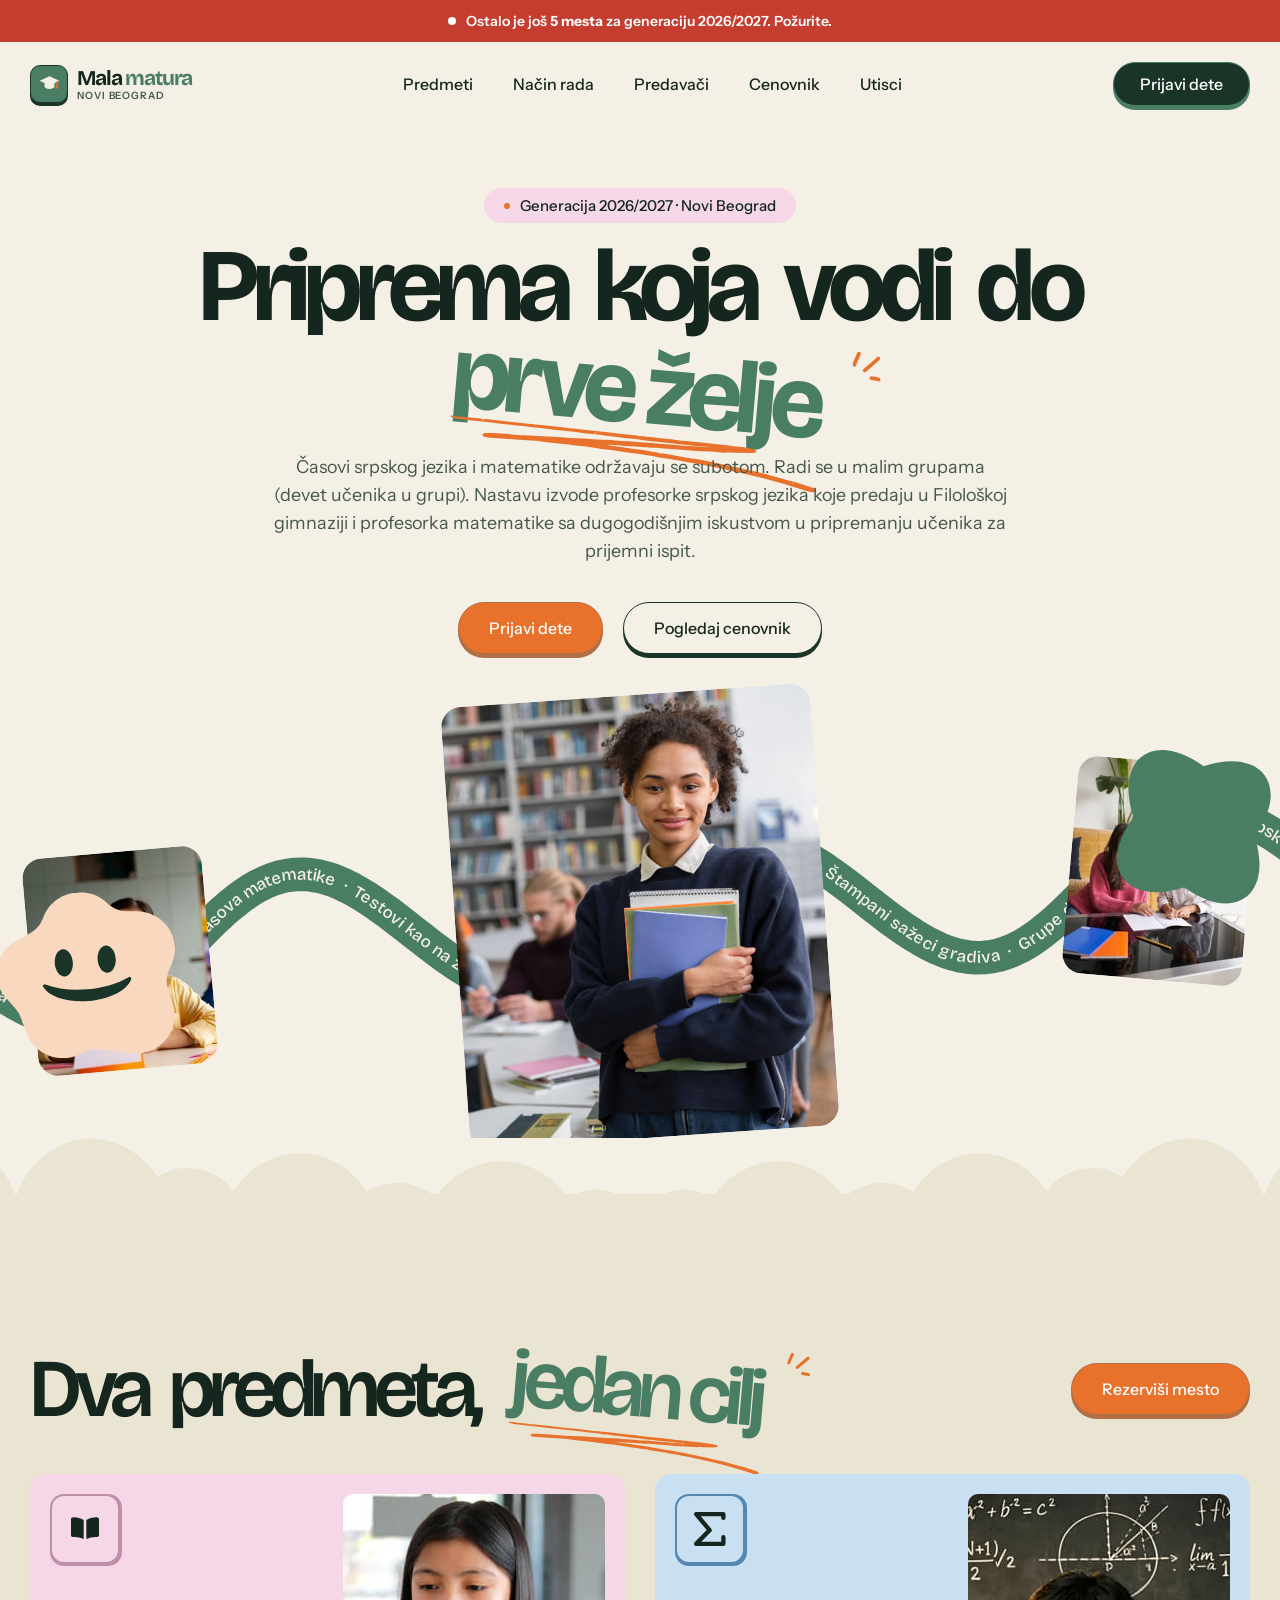
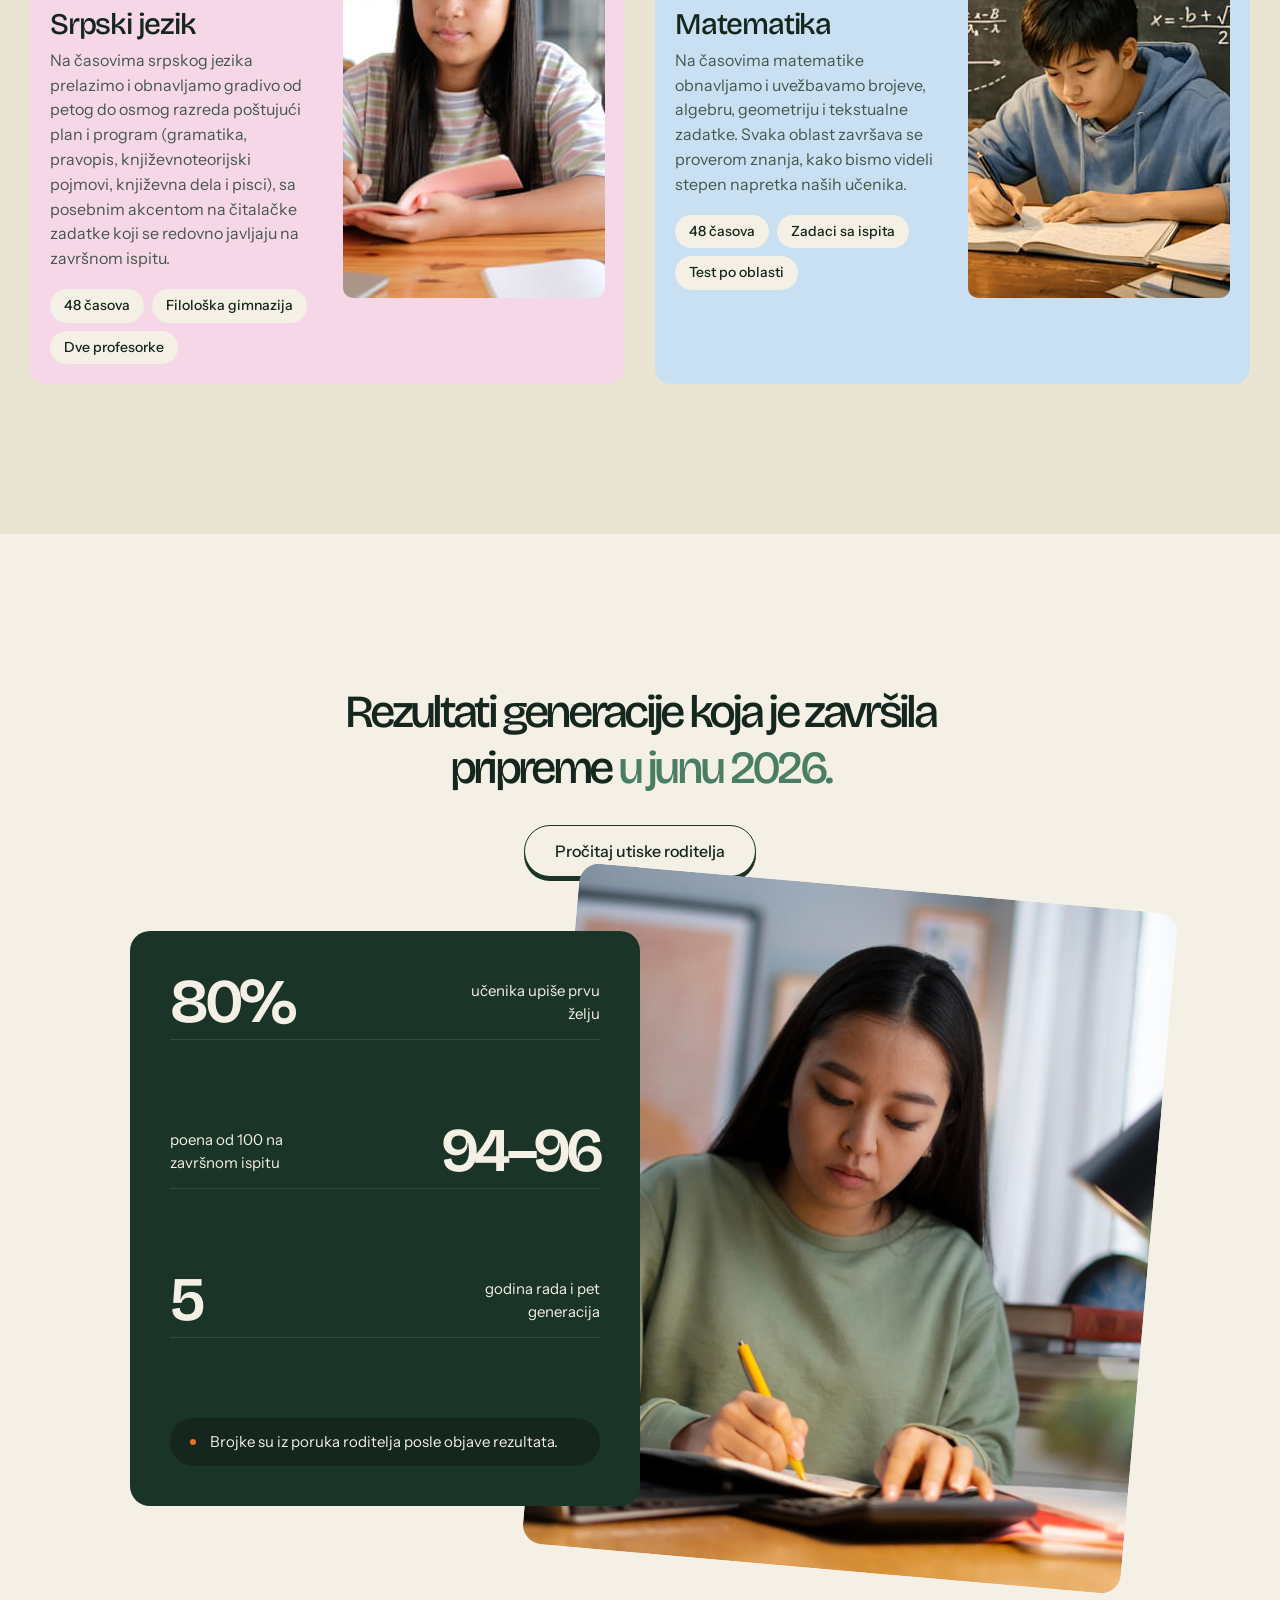
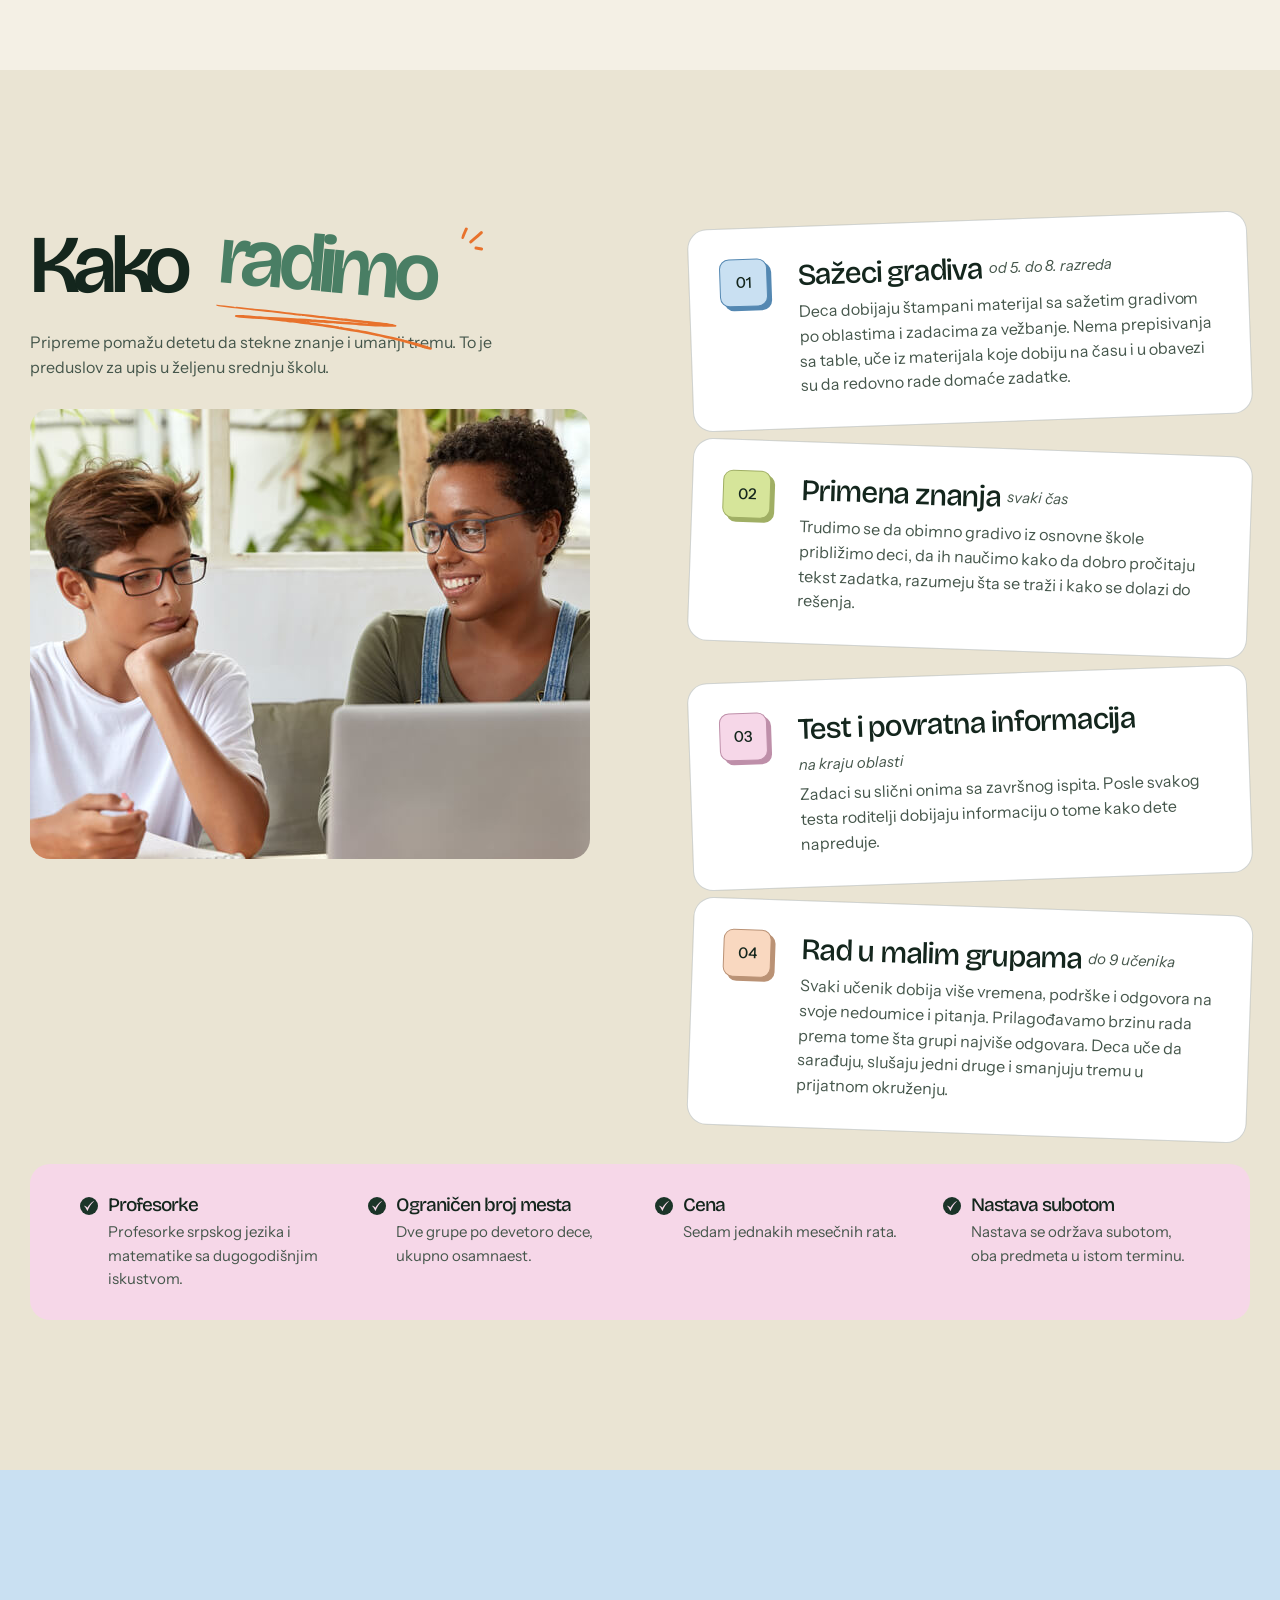
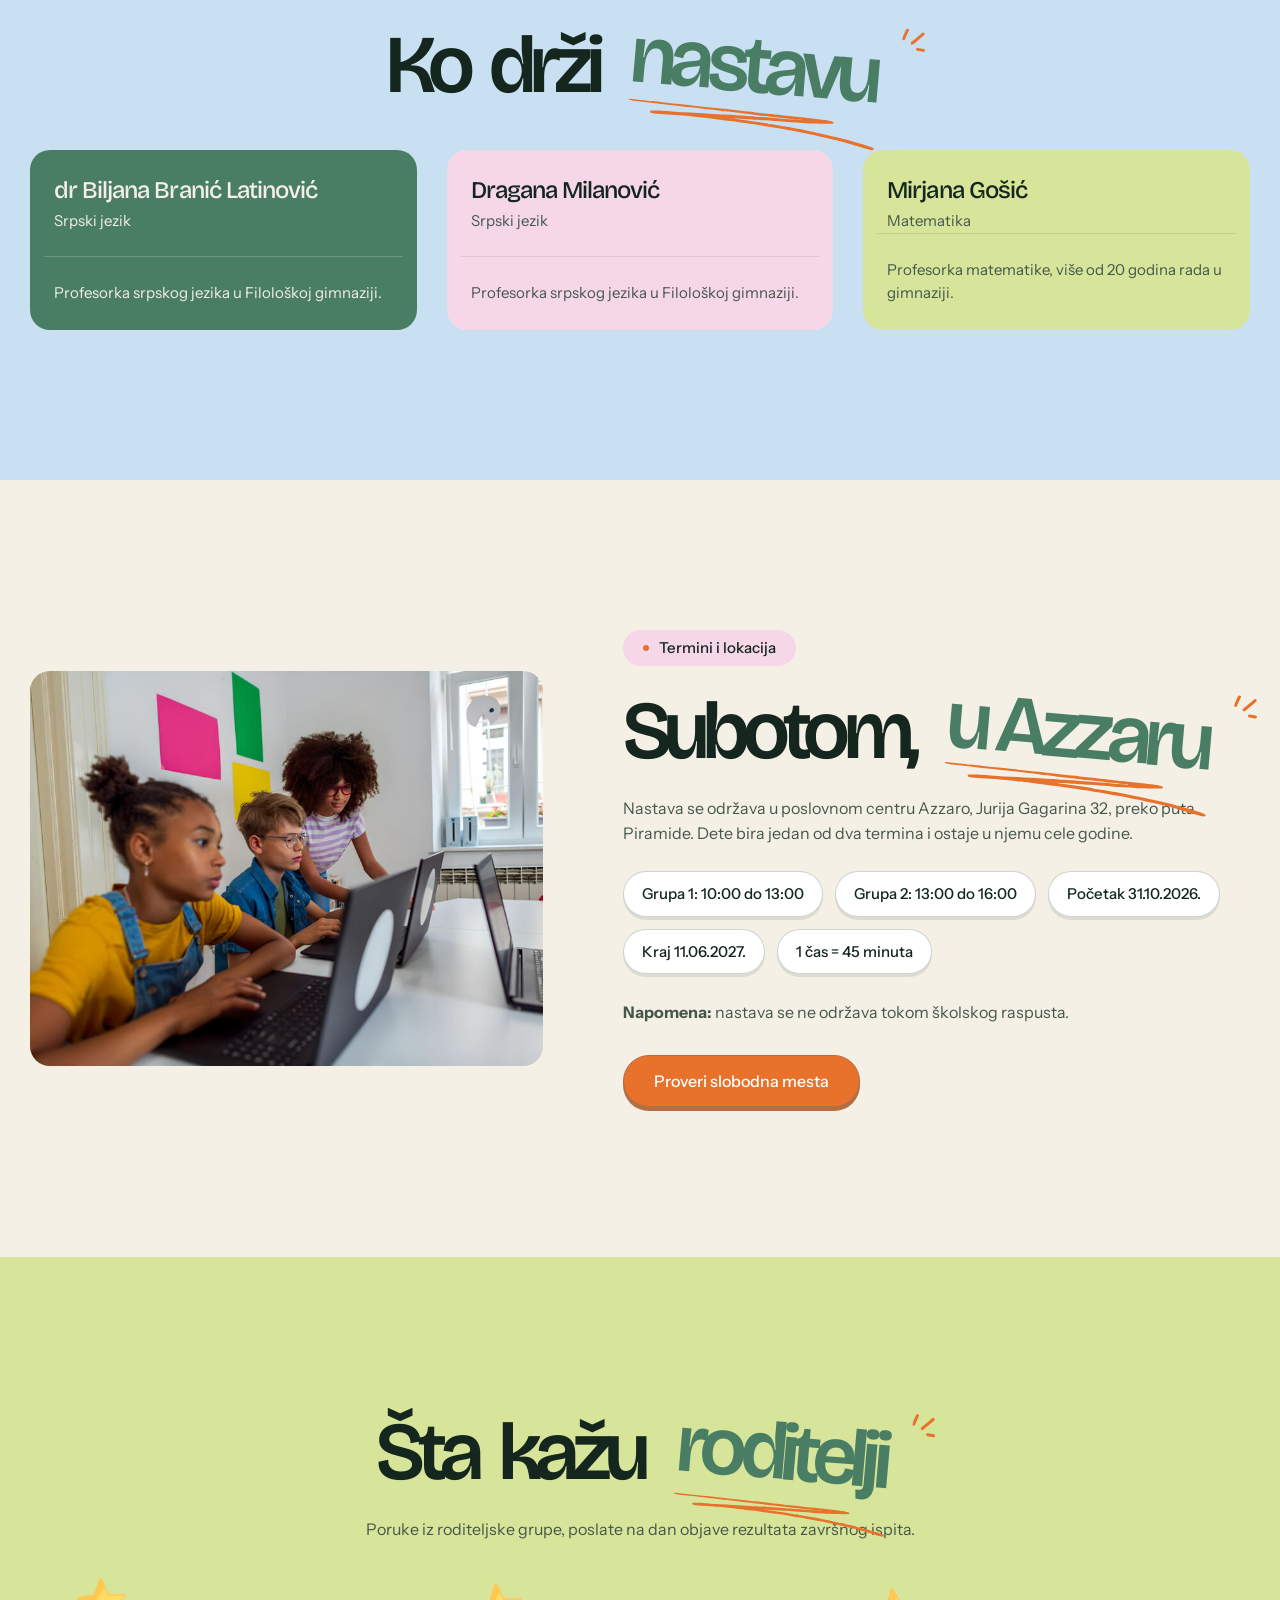
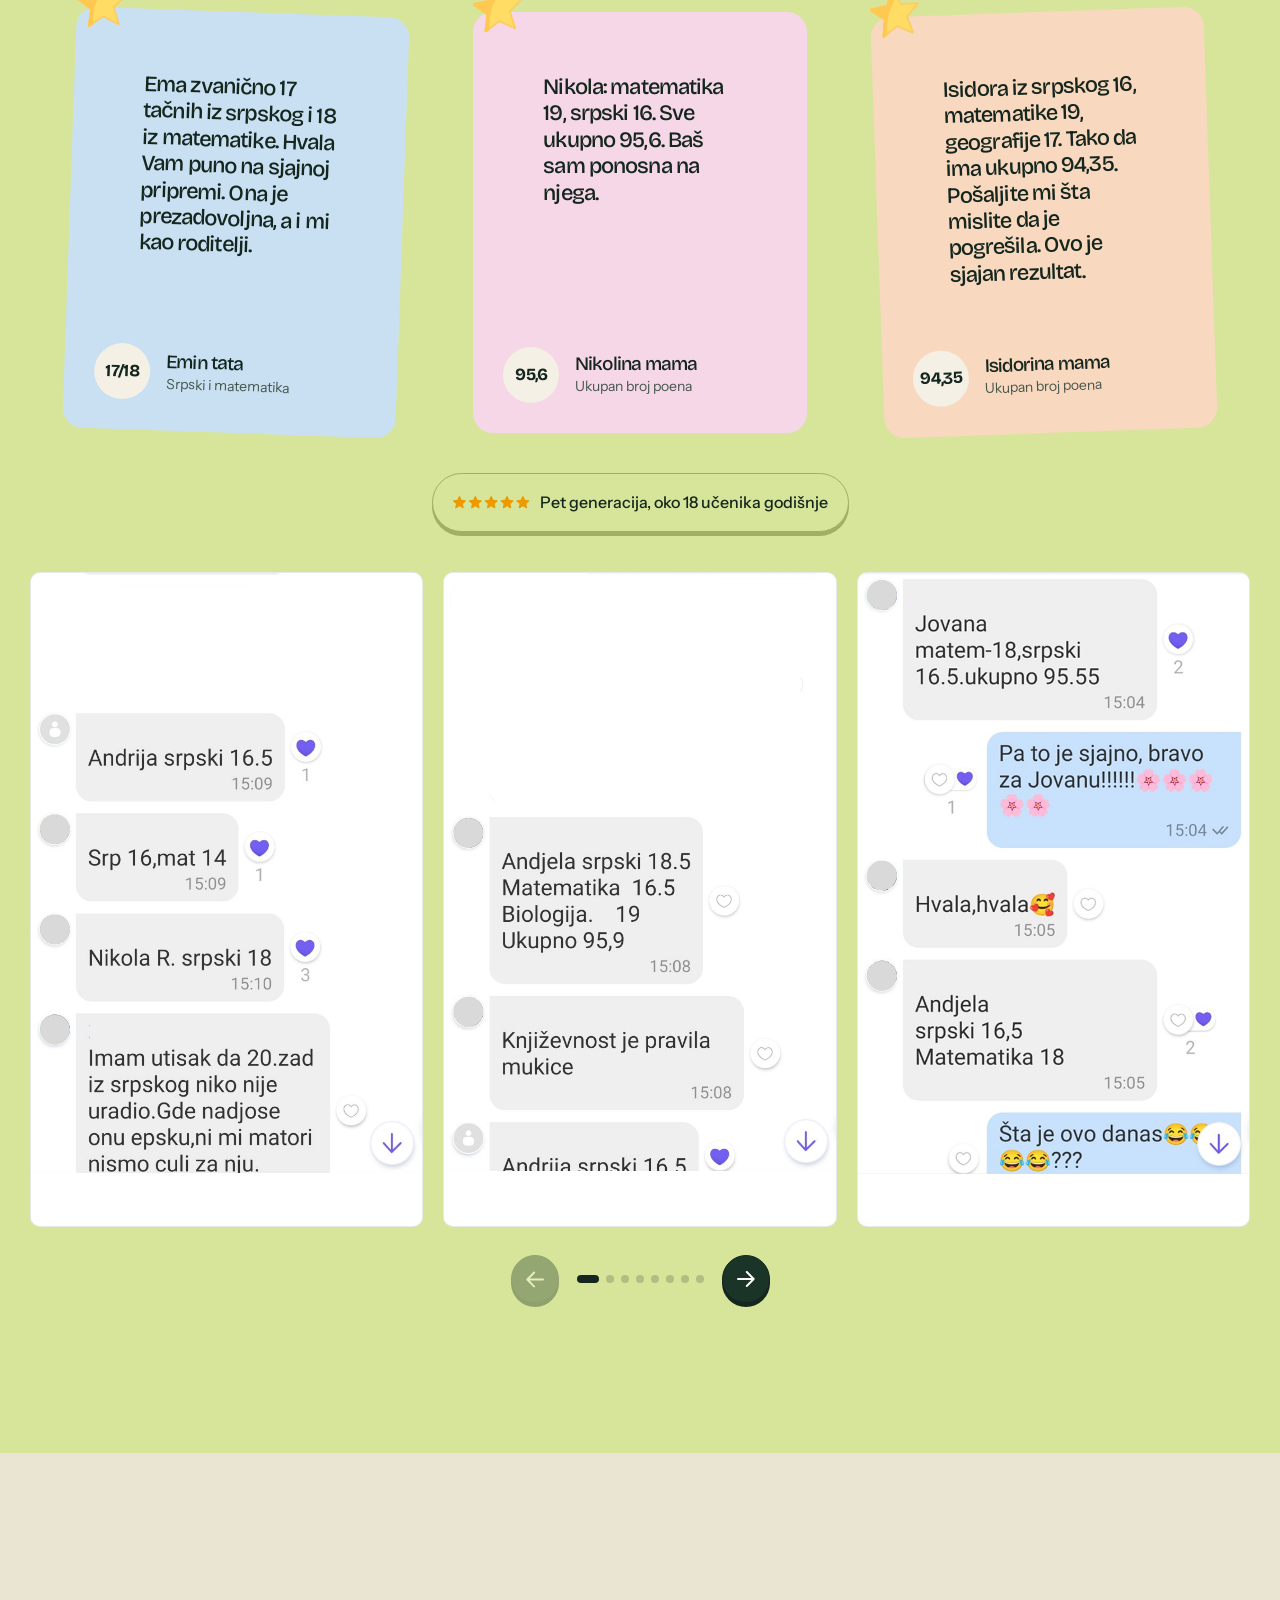
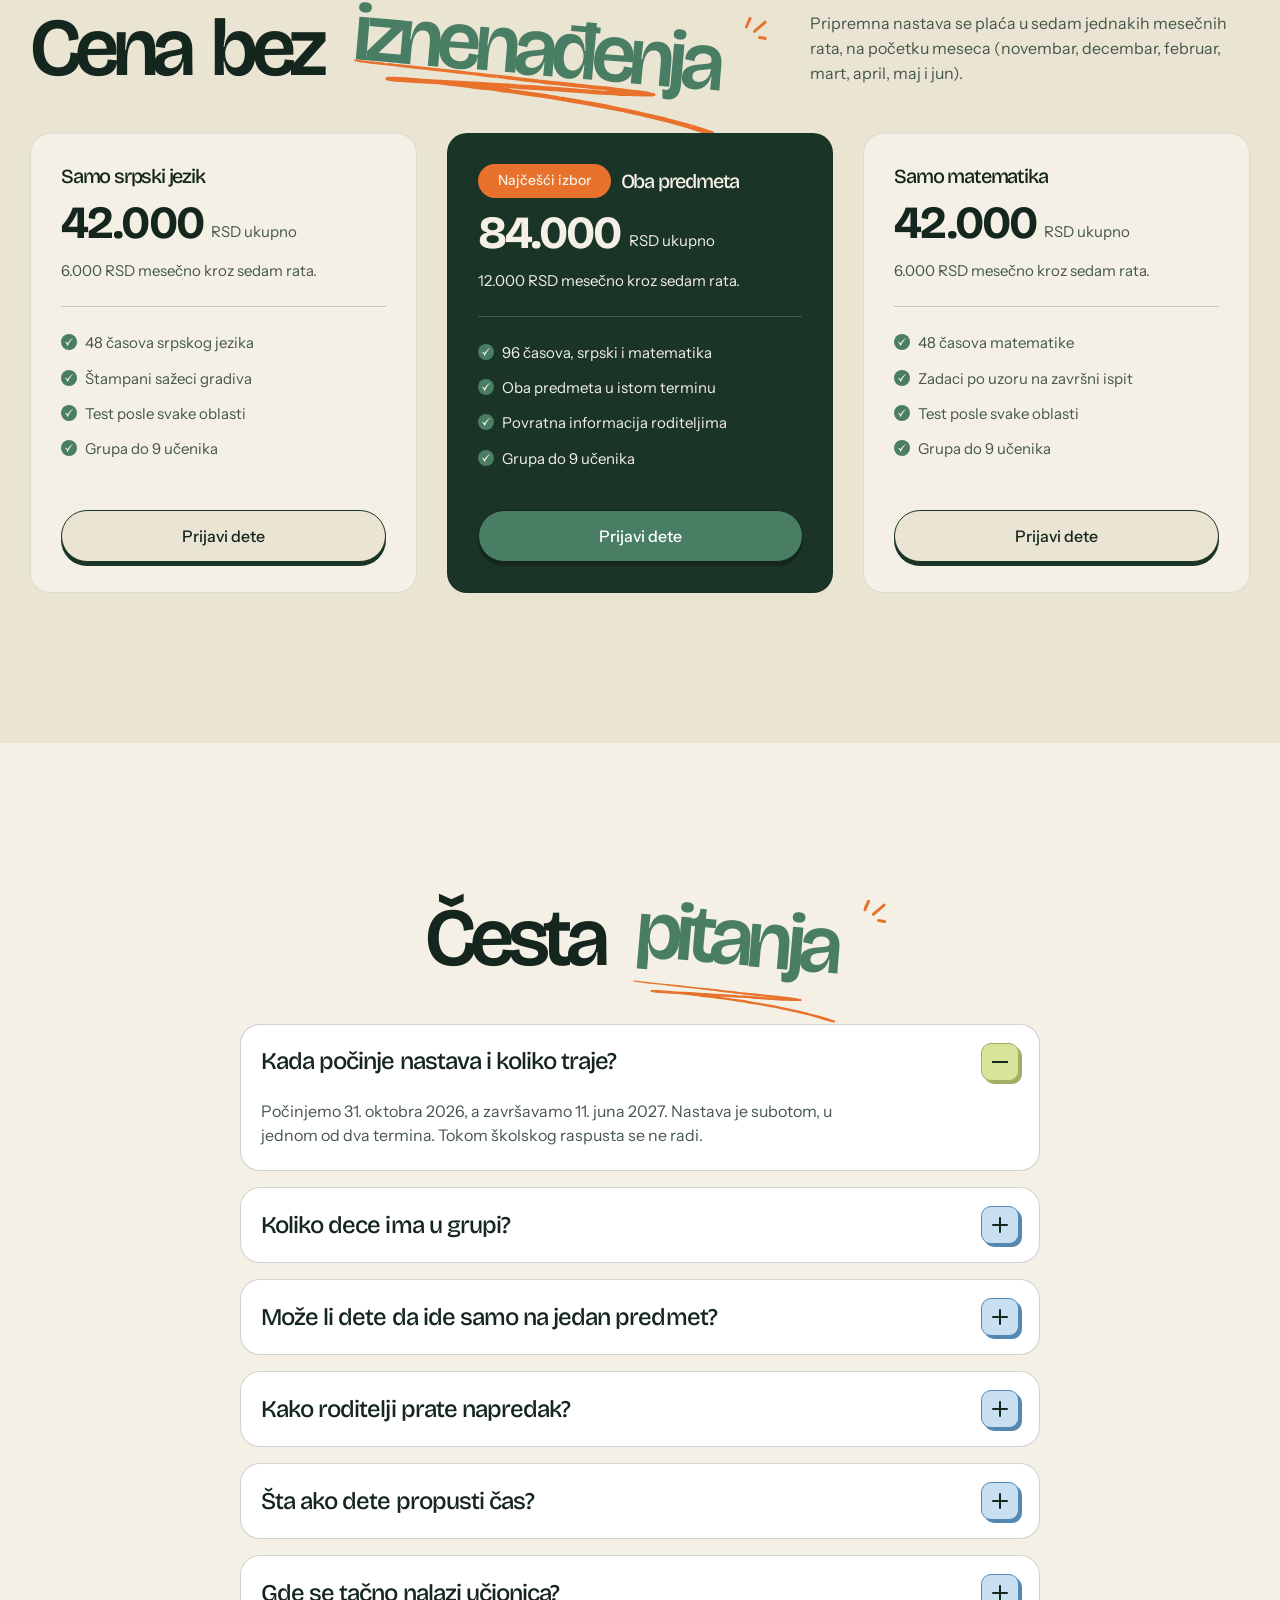
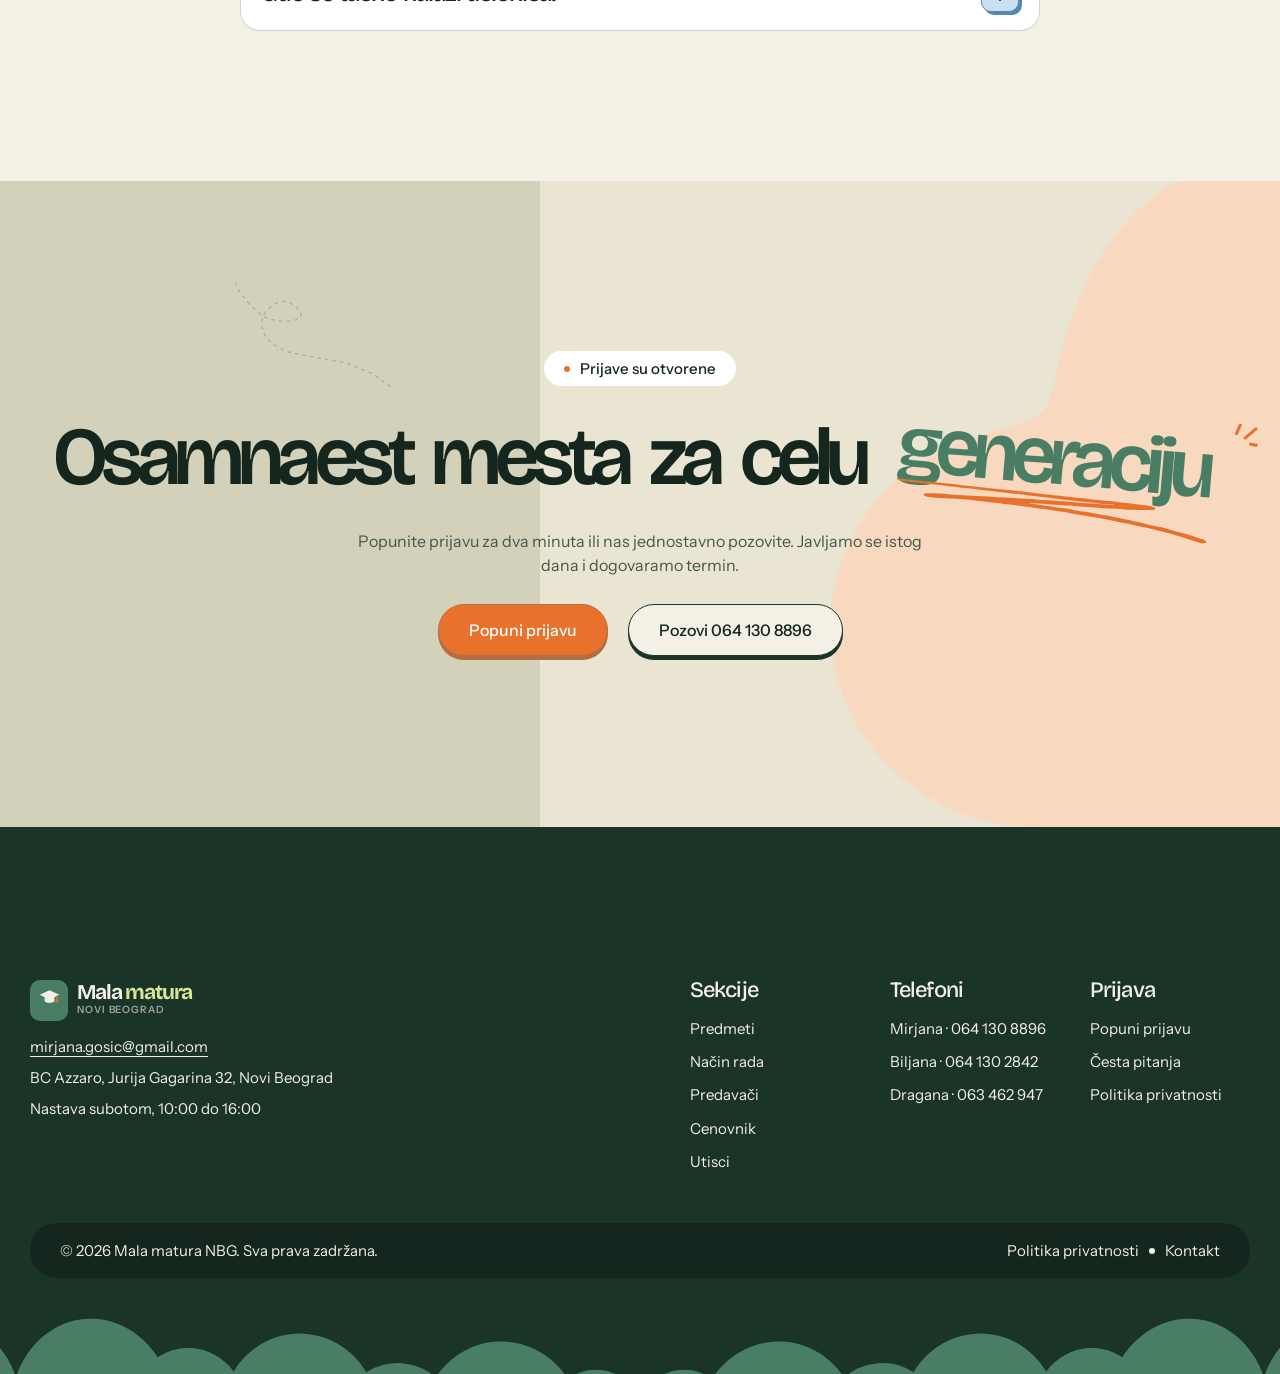
<file: index.html>
<!DOCTYPE html>
<html lang="sr">
<head>
<meta charset="UTF-8">
<meta name="viewport" content="width=device-width, initial-scale=1.0">
<title>Priprema za malu maturu 2026/2027 | Mala matura NBG</title>
<meta name="description" content="Pripremna nastava iz srpskog jezika i matematike na Novom Beogradu. Grupe do 9 učenika, 96 časova, subotom u BC Azzaro. Prijave za generaciju 2026/2027.">
<link rel="canonical" href="https://malamaturanbg.rs/">
<link rel="preconnect" href="https://fonts.googleapis.com">
<link rel="preconnect" href="https://fonts.gstatic.com" crossorigin>
<link href="https://fonts.googleapis.com/css2?family=Bricolage+Grotesque:opsz,wght@12..96,400..800&family=Instrument+Sans:ital,wght@0,400..700;1,400..700&display=swap" rel="stylesheet">
<link rel="icon" href="images/favicon.svg" type="image/svg+xml">
<link rel="stylesheet" href="styles.css">
</head>
<body>

<a class="skip" href="#glavni">Preskoči na sadržaj</a>

<!-- Broj slobodnih mesta se menja ovde, na sve tri strane -->
<div class="topbar" role="status">
  <span class="topbar__dot" aria-hidden="true"></span>
  <p>Ostalo je još <b>5 mesta</b> za generaciju 2026/2027. Požurite.</p>
</div>


<!-- ================= NAV ================= -->
<header class="nav" id="nav">
  <div class="container nav__inner">
    <a class="nav__logo" href="index.html" aria-label="Mala matura NBG, početna strana">
      <span class="nav__mark" aria-hidden="true"><img src="images/logo-cap.svg" alt=""></span>
      <span class="nav__word">Mala <em>matura</em><span>Novi Beograd</span></span>
    </a>

    <nav class="nav__links" aria-label="Glavna navigacija">
      <a class="nav__link" href="#predmeti">Predmeti</a>
      <a class="nav__link" href="#nacin-rada">Način rada</a>
      <a class="nav__link" href="#predavaci">Predavači</a>
      <a class="nav__link" href="#cenovnik">Cenovnik</a>
      <a class="nav__link" href="#utisci">Utisci</a>
    </nav>

    <div class="nav__right">
      <a class="btn btn--dark btn--sm nav__cta" href="kontakt.html">Prijavi dete</a>
      <button class="nav__burger" id="burger" aria-expanded="false" aria-controls="menu" aria-label="Otvori meni">
        <span></span><span></span>
      </button>
    </div>
  </div>

  <div class="nav__panel" id="menu">
    <a href="#predmeti">Predmeti</a>
    <a href="#nacin-rada">Način rada</a>
    <a href="#predavaci">Predavači</a>
    <a href="#cenovnik">Cenovnik</a>
    <a href="#utisci">Utisci</a>
    <a href="kontakt.html">Kontakt</a>
    <a class="btn btn--primary btn--block" href="kontakt.html">Prijavi dete</a>
  </div>
</header>
<div class="nav__overlay" id="navOverlay"></div>

<main id="glavni">

<!-- ================= HERO ================= -->
<section class="hero">
  <div class="container">
    <div class="hero__head">
      <span class="badge reveal">
        <span class="badge__dot" aria-hidden="true"></span>
        Generacija 2026/2027 &middot; Novi Beograd
      </span>

      <h1 class="headline headline--center reveal" data-d="1">
        <span>Priprema</span>
        <span>koja</span>
        <span>vodi</span>
        <span>do</span>
        <span class="hl">prve želje
          <img class="hl__line" src="images/brightpath/deco-underline-swoosh.svg" alt="" aria-hidden="true">
          <img class="hl__spark" src="images/brightpath/deco-sparkle.svg" alt="" aria-hidden="true">
        </span>
      </h1>

      <p class="lead reveal" data-d="2" style="max-width:62ch">
        Časovi srpskog jezika i matematike održavaju se subotom. Radi se u malim grupama (devet učenika u grupi). Nastavu izvode profesorke srpskog jezika koje predaju u Filološkoj gimnaziji i profesorka matematike sa dugogodišnjim iskustvom u pripremanju učenika za prijemni ispit.
      </p>

      <div class="hero__buttons reveal" data-d="3">
        <a class="btn btn--primary" href="kontakt.html">Prijavi dete</a>
        <a class="btn btn--white" href="#cenovnik">Pogledaj cenovnik</a>
      </div>
    </div>

    <div class="hero__media">
      <!-- Traka prolazi iza slika -->
      <div class="hero__ticker" aria-hidden="true">
        <div class="ticker">
          <svg id="tickerSvg" viewBox="0 0 1600 300" preserveAspectRatio="xMidYMid meet" role="presentation">
            <path id="tickerPath" class="ticker__band"></path>
            <text id="tickerText" dy="6" data-unit="Grupe do 9 učenika &nbsp;&middot;&nbsp; 48 časova srpskog &nbsp;&middot;&nbsp; 48 časova matematike &nbsp;&middot;&nbsp; Testovi kao na završnom ispitu &nbsp;&middot;&nbsp; Povratna informacija roditeljima &nbsp;&middot;&nbsp; Štampani sažeci gradiva &nbsp;&middot;&nbsp; "><textPath href="#tickerPath" startOffset="0"></textPath></text>
          </svg>
        </div>
      </div>

      <div class="hero__collage reveal" data-d="3">
        <figure class="hero__fig hero__fig--left">
          <img src="images/brightpath/hero-small-left.jpg" alt="[Učenik na času pripreme, privremena fotografija]" width="259" height="313">
          <img class="hero__deco hero__deco--a" src="images/brightpath/deco-blob-face.svg" alt="" aria-hidden="true">
        </figure>
        <figure class="hero__fig hero__fig--main">
          <img src="images/brightpath/hero-main.jpg" alt="[Grupa učenika na pripremnoj nastavi, privremena fotografija]" width="553" height="662">
        </figure>
        <figure class="hero__fig hero__fig--right">
          <img src="images/brightpath/hero-small-right.jpg" alt="[Profesorka objašnjava zadatak, privremena fotografija]" width="259" height="313">
          <img class="hero__deco hero__deco--b" src="images/brightpath/deco-blob-clover.svg" alt="" aria-hidden="true">
        </figure>
      </div>
    </div>
  </div>
</section>

<div class="edge edge--cream2" aria-hidden="true"></div>

<!-- ================= PREDMETI ================= -->
<section class="section section--cream2" id="predmeti">
  <div class="container">
    <div class="sec-head sec-head--row reveal">
      <h2 class="headline">
        <span>Dva</span>
        <span>predmeta,</span>
        <span class="hl">jedan cilj
          <img class="hl__line" src="images/brightpath/deco-underline-swoosh.svg" alt="" aria-hidden="true">
          <img class="hl__spark" src="images/brightpath/deco-sparkle.svg" alt="" aria-hidden="true">
        </span>
      </h2>
      <a class="btn btn--primary" href="kontakt.html">Rezerviši mesto</a>
    </div>

    <div class="subjects">
      <article class="subject subject--pink reveal">
        <div>
          <div class="subject__icon">
            <div class="subject__icon-bg">
              <img src="images/icon-srpski.svg" alt="" aria-hidden="true">
            </div>
          </div>
          <div class="subject__body">
            <h3 class="h4">Srpski jezik</h3>
            <p>Na časovima srpskog jezika prelazimo i obnavljamo gradivo od petog do osmog razreda poštujući plan i program (gramatika, pravopis, književnoteorijski pojmovi, književna dela i pisci), sa posebnim akcentom na čitalačke zadatke koji se redovno javljaju na završnom ispitu.</p>
            <div class="subject__meta">
              <span class="chip">48 časova</span>
              <span class="chip">Filološka gimnazija</span>
              <span class="chip">Dve profesorke</span>
            </div>
          </div>
        </div>
        <div class="subject__media">
          <img src="images/brightpath/program-english.jpg" alt="[Čas srpskog jezika, privremena fotografija]" width="620" height="404" loading="lazy">
        </div>
      </article>

      <article class="subject subject--blue reveal" data-d="1">
        <div>
          <div class="subject__icon">
            <div class="subject__icon-bg">
              <img src="images/brightpath/icon-program-math.svg" alt="" aria-hidden="true">
            </div>
          </div>
          <div class="subject__body">
            <h3 class="h4">Matematika</h3>
            <p>Na časovima matematike obnavljamo i uvežbavamo brojeve, algebru, geometriju i tekstualne zadatke. Svaka oblast završava se proverom znanja, kako bismo videli stepen napretka naših učenika.</p>
            <div class="subject__meta">
              <span class="chip">48 časova</span>
              <span class="chip">Zadaci sa ispita</span>
              <span class="chip">Test po oblasti</span>
            </div>
          </div>
        </div>
        <div class="subject__media">
          <img src="images/brightpath/program-math.jpg" alt="[Čas matematike, privremena fotografija]" width="620" height="404" loading="lazy">
        </div>
      </article>
    </div>
  </div>
</section>

<!-- ================= REZULTATI ================= -->
<section class="section" id="rezultati">
  <div class="container container--narrow">
    <div class="stack gap-30" style="align-items:center;text-align:center">
      <h3 class="reveal" style="max-width:22ch">
        Rezultati generacije koja je završila pripreme <span style="color:var(--green)">u junu 2026.</span>
      </h3>
      <a class="btn btn--white reveal" data-d="1" href="#utisci">Pročitaj utiske roditelja</a>
    </div>

    <div class="stats">
      <div class="stats__panel reveal">
        <div class="stat">
          <span class="stat__num">80%</span>
          <span class="stat__label">učenika upiše prvu želju</span>
        </div>
        <div class="stat stat--flip">
          <span class="stat__num">94&ndash;96</span>
          <span class="stat__label">poena od 100 na završnom ispitu</span>
        </div>
        <div class="stat">
          <span class="stat__num">5</span>
          <span class="stat__label">godina rada i pet generacija</span>
        </div>
        <div class="stats__note">
          <span class="badge__dot" aria-hidden="true"></span>
          <p>Brojke su iz poruka roditelja posle objave rezultata.</p>
        </div>
      </div>
      <figure class="stats__figure reveal" data-d="1">
        <img src="images/brightpath/counter-stats.jpg" alt="[Učenici posle završnog ispita, privremena fotografija]" width="800" height="910" loading="lazy">
      </figure>
    </div>
  </div>
</section>

<!-- ================= NAČIN RADA ================= -->
<section class="section section--cream2" id="nacin-rada">
  <div class="container">
    <div class="how">
      <div>
        <div class="stack gap-20 reveal">
          <h2 class="headline">
            <span>Kako</span>
            <span class="hl">radimo
              <img class="hl__line" src="images/brightpath/deco-underline-swoosh.svg" alt="" aria-hidden="true">
              <img class="hl__spark" src="images/brightpath/deco-sparkle.svg" alt="" aria-hidden="true">
            </span>
          </h2>
          <p style="max-width:46ch">Pripreme pomažu detetu da stekne znanje i umanji tremu. To je preduslov za upis u željenu srednju školu.</p>
        </div>
        <figure class="how__media reveal" data-d="1">
          <img src="images/brightpath/howitworks.jpg" alt="[Učionica u BC Azzaro, privremena fotografija]" width="800" height="450" loading="lazy">
        </figure>
      </div>

      <div class="steps">
        <article class="step reveal">
          <span class="step__num">01</span>
          <div class="step__body">
            <div class="step__top">
              <h3 class="h4">Sažeci gradiva</h3>
              <span class="step__tag">od 5. do 8. razreda</span>
            </div>
            <p>Deca dobijaju štampani materijal sa sažetim gradivom po oblastima i zadacima za vežbanje. Nema prepisivanja sa table, uče iz materijala koje dobiju na času i u obavezi su da redovno rade domaće zadatke.</p>
          </div>
        </article>

        <article class="step reveal" data-d="1">
          <span class="step__num">02</span>
          <div class="step__body">
            <div class="step__top">
              <h3 class="h4">Primena znanja</h3>
              <span class="step__tag">svaki čas</span>
            </div>
            <p>Trudimo se da obimno gradivo iz osnovne škole približimo deci, da ih naučimo kako da dobro pročitaju tekst zadatka, razumeju šta se traži i kako se dolazi do rešenja.</p>
          </div>
        </article>

        <article class="step reveal" data-d="2">
          <span class="step__num">03</span>
          <div class="step__body">
            <div class="step__top">
              <h3 class="h4">Test i povratna informacija</h3>
              <span class="step__tag">na kraju oblasti</span>
            </div>
            <p>Zadaci su slični onima sa završnog ispita. Posle svakog testa roditelji dobijaju informaciju o tome kako dete napreduje.</p>
          </div>
        </article>

        <article class="step reveal" data-d="3">
          <span class="step__num">04</span>
          <div class="step__body">
            <div class="step__top">
              <h3 class="h4">Rad u malim grupama</h3>
              <span class="step__tag">do 9 učenika</span>
            </div>
            <p>Svaki učenik dobija više vremena, podrške i odgovora na svoje nedoumice i pitanja. Prilagođavamo brzinu rada prema tome šta grupi najviše odgovara. Deca uče da sarađuju, slušaju jedni druge i smanjuju tremu u prijatnom okruženju.</p>
          </div>
        </article>
      </div>
    </div>

    <div class="facts reveal">
      <div class="fact">
        <img src="images/brightpath/icon-step-check.svg" alt="" aria-hidden="true">
        <div>
          <h3>Profesorke</h3>
          <p>Profesorke srpskog jezika i matematike sa dugogodišnjim iskustvom.</p>
        </div>
      </div>
      <div class="fact">
        <img src="images/brightpath/icon-step-check.svg" alt="" aria-hidden="true">
        <div>
          <h3>Ograničen broj mesta</h3>
          <p>Dve grupe po devetoro dece, ukupno osamnaest.</p>
        </div>
      </div>
      <div class="fact">
        <img src="images/brightpath/icon-step-check.svg" alt="" aria-hidden="true">
        <div>
          <h3>Cena</h3>
          <p>Sedam jednakih mesečnih rata.</p>
        </div>
      </div>
      <div class="fact">
        <img src="images/brightpath/icon-step-check.svg" alt="" aria-hidden="true">
        <div>
          <h3>Nastava subotom</h3>
          <p>Nastava se održava subotom, oba predmeta u istom terminu.</p>
        </div>
      </div>
    </div>
  </div>
</section>

<!-- ================= PREDAVAČI ================= -->
<section class="section section--blue" id="predavaci">
  <div class="container">
    <div class="stack gap-30" style="align-items:center">
      <h2 class="headline headline--center reveal">
        <span>Ko</span>
        <span>drži</span>
        <span class="hl">nastavu
          <img class="hl__line" src="images/brightpath/deco-underline-swoosh.svg" alt="" aria-hidden="true">
          <img class="hl__spark" src="images/brightpath/deco-sparkle.svg" alt="" aria-hidden="true">
        </span>
      </h2>
    </div>

    <div class="team">
      <article class="teacher teacher--green reveal">
        <div class="teacher__head">
          <h3 class="h5">dr Biljana Branić Latinović</h3>
          <p class="teacher__role">Srpski jezik</p>
        </div>
        <p class="teacher__note">Profesorka srpskog jezika u Filološkoj gimnaziji.</p>
      </article>

      <article class="teacher teacher--pink reveal" data-d="1">
        <div class="teacher__head">
          <h3 class="h5">Dragana Milanović</h3>
          <p class="teacher__role">Srpski jezik</p>
        </div>
        <p class="teacher__note">Profesorka srpskog jezika u Filološkoj gimnaziji.</p>
      </article>

      <article class="teacher teacher--lime reveal" data-d="2">
        <div class="teacher__head">
          <h3 class="h5">Mirjana Gošić</h3>
          <p class="teacher__role">Matematika</p>
        </div>
        <p class="teacher__note">Profesorka matematike, više od 20 godina rada u gimnaziji.</p>
      </article>
    </div>
  </div>
</section>

<!-- ================= TERMINI ================= -->
<section class="section" id="termini">
  <div class="container">
    <div class="info">
      <figure class="info__media reveal">
        <img src="images/brightpath/online-class.jpg" alt="[Prostor BC Azzaro na Novom Beogradu, privremena fotografija]" width="800" height="616" loading="lazy">
      </figure>

      <div class="stack gap-20 reveal" data-d="1">
        <span class="badge badge--start"><span class="badge__dot" aria-hidden="true"></span>Termini i lokacija</span>
        <h2 class="headline">
          <span>Subotom,</span>
          <span class="hl">u Azzaru
            <img class="hl__line" src="images/brightpath/deco-underline-swoosh.svg" alt="" aria-hidden="true">
            <img class="hl__spark" src="images/brightpath/deco-sparkle.svg" alt="" aria-hidden="true">
          </span>
        </h2>
        <p style="max-width:52ch">
          Nastava se održava u poslovnom centru Azzaro, Jurija Gagarina 32, preko puta Piramide. Dete bira jedan od dva termina i ostaje u njemu cele godine.
        </p>
        <div class="info__list">
          <span class="chip">Grupa 1: 10:00 do 13:00</span>
          <span class="chip">Grupa 2: 13:00 do 16:00</span>
          <span class="chip">Početak 31.10.2026.</span>
          <span class="chip">Kraj 11.06.2027.</span>
          <span class="chip">1 čas = 45 minuta</span>
        </div>
        <p style="margin-top:6px"><strong>Napomena:</strong> nastava se ne održava tokom školskog raspusta.</p>
        <div style="margin-top:10px">
          <a class="btn btn--primary" href="kontakt.html">Proveri slobodna mesta</a>
        </div>
      </div>
    </div>
  </div>
</section>

<!-- ================= UTISCI ================= -->
<section class="section section--lime" id="utisci">
  <div class="container">
    <div class="stack gap-20" style="align-items:center">
      <h2 class="headline headline--center reveal">
        <span>Šta</span>
        <span>kažu</span>
        <span class="hl">roditelji
          <img class="hl__line" src="images/brightpath/deco-underline-swoosh.svg" alt="" aria-hidden="true">
          <img class="hl__spark" src="images/brightpath/deco-sparkle.svg" alt="" aria-hidden="true">
        </span>
      </h2>
      <p class="txt-center" style="max-width:52ch">Poruke iz roditeljske grupe, poslate na dan objave rezultata završnog ispita.</p>
    </div>

    <div class="quotes">
      <figure class="quote reveal">
        <img class="quote__star" src="images/brightpath/deco-star.svg" alt="" aria-hidden="true">
        <div class="quote__card">
          <blockquote class="quote__text">Ema zvanično 17 tačnih iz srpskog i 18 iz matematike. Hvala Vam puno na sjajnoj pripremi. Ona je prezadovoljna, a i mi kao roditelji.</blockquote>
          <figcaption class="quote__foot">
            <span class="quote__score">17/18</span>
            <div class="quote__who">
              <h4>Emin tata</h4>
              <p>Srpski i matematika</p>
            </div>
          </figcaption>
        </div>
      </figure>

      <figure class="quote reveal" data-d="1">
        <img class="quote__star" src="images/brightpath/deco-star.svg" alt="" aria-hidden="true">
        <div class="quote__card">
          <blockquote class="quote__text">Nikola: matematika 19, srpski 16. Sve ukupno 95,6. Baš sam ponosna na njega.</blockquote>
          <figcaption class="quote__foot">
            <span class="quote__score">95,6</span>
            <div class="quote__who">
              <h4>Nikolina mama</h4>
              <p>Ukupan broj poena</p>
            </div>
          </figcaption>
        </div>
      </figure>

      <figure class="quote reveal" data-d="2">
        <img class="quote__star" src="images/brightpath/deco-star.svg" alt="" aria-hidden="true">
        <div class="quote__card">
          <blockquote class="quote__text">Isidora iz srpskog 16, matematike 19, geografije 17. Tako da ima ukupno 94,35. Pošaljite mi šta mislite da je pogrešila. Ovo je sjajan rezultat.</blockquote>
          <figcaption class="quote__foot">
            <span class="quote__score">94,35</span>
            <div class="quote__who">
              <h4>Isidorina mama</h4>
              <p>Ukupan broj poena</p>
            </div>
          </figcaption>
        </div>
      </figure>
    </div>

    <div class="txt-center">
      <span class="proof reveal">
        <img src="images/brightpath/deco-stars-rating.svg" alt="" aria-hidden="true">
        <p>Pet generacija, oko 18 učenika godišnje</p>
      </span>
    </div>

    <!-- Ekrani poruka iz roditeljske grupe. Pre objave proveriti saglasnost roditelja. -->
    <div class="slider reveal" data-d="1" id="viberSlider" role="group" aria-roledescription="galerija" aria-label="Poruke roditelja">
      <div class="slider__viewport" tabindex="0" aria-label="Pomerajte strelicama levo i desno">
        <ul class="slider__track">
          <li class="slider__slide"><img src="images/reference/old-site-Group_136.png" alt="Poruka roditelja: Andrija srpski 16,5 i Nikola R. srpski 18" loading="lazy"></li>
          <li class="slider__slide"><img src="images/reference/old-site-Group_137.png" alt="Poruka roditelja: Nikola matematika 19, srpski 16, ukupno 95,6" loading="lazy"></li>
          <li class="slider__slide"><img src="images/reference/old-site-Group_139.png" alt="Poruka roditelja: Anđela srpski 18,5, matematika 16,5, biologija 19" loading="lazy"></li>
          <li class="slider__slide"><img src="images/reference/old-site-Group_140.png" alt="Poruka roditelja: Jovana matematika 18, srpski 16,5, ukupno 95,55" loading="lazy"></li>
          <li class="slider__slide"><img src="images/reference/old-site-Group_143.png" alt="Poruka roditelja: Ema srpski 17 i matematika 18" loading="lazy"></li>
          <li class="slider__slide"><img src="images/reference/old-site-Group_144.png" alt="Poruka roditelja: Isidora srpski 16, matematika 19, geografija 17" loading="lazy"></li>
          <li class="slider__slide"><img src="images/reference/old-site-Group_145.png" alt="Poruka roditelja: Sara 15,5 i 17, Milica srpski 18 i matematika 16" loading="lazy"></li>
          <li class="slider__slide"><img src="images/reference/old-site-Group_146.png" alt="Poruka roditelja: Irina srpski 18 i čestitke za Anđelu" loading="lazy"></li>
        </ul>
      </div>
      <div class="slider__ctrl">
        <button type="button" class="slider__arrow slider__arrow--prev" data-dir="-1" aria-label="Prethodna poruka">
          <img src="images/brightpath/icon-arrow-link.svg" alt="" aria-hidden="true">
        </button>
        <div class="slider__dots" id="viberDots" aria-hidden="true"></div>
        <button type="button" class="slider__arrow slider__arrow--next" data-dir="1" aria-label="Sledeća poruka">
          <img src="images/brightpath/icon-arrow-link.svg" alt="" aria-hidden="true">
        </button>
      </div>
    </div>
  </div>
</section>

<!-- ================= CENOVNIK ================= -->
<section class="section section--cream2" id="cenovnik">
  <div class="container">
    <div class="sec-head sec-head--row reveal">
      <h2 class="headline">
        <span>Cena</span>
        <span>bez</span>
        <span class="hl">iznenađenja
          <img class="hl__line" src="images/brightpath/deco-underline-swoosh.svg" alt="" aria-hidden="true">
          <img class="hl__spark" src="images/brightpath/deco-sparkle.svg" alt="" aria-hidden="true">
        </span>
      </h2>
      <p style="max-width:40ch">Pripremna nastava se plaća u sedam jednakih mesečnih rata, na početku meseca (novembar, decembar, februar, mart, april, maj i jun).</p>
    </div>

    <div class="plans">
      <article class="plan reveal">
        <div class="plan__head">
          <div class="plan__title"><h3 class="h6">Samo srpski jezik</h3></div>
          <div class="plan__price-row">
            <span class="plan__price">42.000</span>
            <span class="plan__unit">RSD ukupno</span>
          </div>
          <p class="plan__desc">6.000 RSD mesečno kroz sedam rata.</p>
        </div>
        <div class="plan__rule"></div>
        <ul class="plan__list">
          <li><img src="images/brightpath/icon-price-check.svg" alt="" aria-hidden="true">48 časova srpskog jezika</li>
          <li><img src="images/brightpath/icon-price-check.svg" alt="" aria-hidden="true">Štampani sažeci gradiva</li>
          <li><img src="images/brightpath/icon-price-check.svg" alt="" aria-hidden="true">Test posle svake oblasti</li>
          <li><img src="images/brightpath/icon-price-check.svg" alt="" aria-hidden="true">Grupa do 9 učenika</li>
        </ul>
        <div class="plan__foot">
          <a class="btn btn--soft btn--block" href="kontakt.html">Prijavi dete</a>
        </div>
      </article>

      <article class="plan plan--hot reveal" data-d="1">
        <div class="plan__head">
          <div class="plan__title">
            <span class="plan__badge">Najčešći izbor</span>
            <h3 class="h6">Oba predmeta</h3>
          </div>
          <div class="plan__price-row">
            <span class="plan__price">84.000</span>
            <span class="plan__unit">RSD ukupno</span>
          </div>
          <p class="plan__desc">12.000 RSD mesečno kroz sedam rata.</p>
        </div>
        <div class="plan__rule"></div>
        <ul class="plan__list">
          <li><img src="images/brightpath/icon-price-check.svg" alt="" aria-hidden="true">96 časova, srpski i matematika</li>
          <li><img src="images/brightpath/icon-price-check.svg" alt="" aria-hidden="true">Oba predmeta u istom terminu</li>
          <li><img src="images/brightpath/icon-price-check.svg" alt="" aria-hidden="true">Povratna informacija roditeljima</li>
          <li><img src="images/brightpath/icon-price-check.svg" alt="" aria-hidden="true">Grupa do 9 učenika</li>
        </ul>
        <div class="plan__foot">
          <a class="btn btn--green btn--block" href="kontakt.html">Prijavi dete</a>
        </div>
      </article>

      <article class="plan reveal" data-d="2">
        <div class="plan__head">
          <div class="plan__title"><h3 class="h6">Samo matematika</h3></div>
          <div class="plan__price-row">
            <span class="plan__price">42.000</span>
            <span class="plan__unit">RSD ukupno</span>
          </div>
          <p class="plan__desc">6.000 RSD mesečno kroz sedam rata.</p>
        </div>
        <div class="plan__rule"></div>
        <ul class="plan__list">
          <li><img src="images/brightpath/icon-price-check.svg" alt="" aria-hidden="true">48 časova matematike</li>
          <li><img src="images/brightpath/icon-price-check.svg" alt="" aria-hidden="true">Zadaci po uzoru na završni ispit</li>
          <li><img src="images/brightpath/icon-price-check.svg" alt="" aria-hidden="true">Test posle svake oblasti</li>
          <li><img src="images/brightpath/icon-price-check.svg" alt="" aria-hidden="true">Grupa do 9 učenika</li>
        </ul>
        <div class="plan__foot">
          <a class="btn btn--soft btn--block" href="kontakt.html">Prijavi dete</a>
        </div>
      </article>
    </div>

  </div>
</section>

<!-- ================= ČESTA PITANJA ================= -->
<section class="section" id="pitanja">
  <div class="container">
    <div class="stack gap-20" style="align-items:center">
      <h2 class="headline headline--center reveal">
        <span>Česta</span>
        <span class="hl">pitanja
          <img class="hl__line" src="images/brightpath/deco-underline-swoosh.svg" alt="" aria-hidden="true">
          <img class="hl__spark" src="images/brightpath/deco-sparkle.svg" alt="" aria-hidden="true">
        </span>
      </h2>
    </div>

    <div class="faq reveal">
      <div class="faq__item is-open">
        <button class="faq__q" aria-expanded="true">
          <span>Kada počinje nastava i koliko traje?</span>
          <span class="faq__icon" aria-hidden="true"></span>
        </button>
        <div class="faq__a"><div class="faq__a-inner">
          <p>Počinjemo 31. oktobra 2026, a završavamo 11. juna 2027. Nastava je subotom, u jednom od dva termina. Tokom školskog raspusta se ne radi.</p>
        </div></div>
      </div>

      <div class="faq__item">
        <button class="faq__q" aria-expanded="false">
          <span>Koliko dece ima u grupi?</span>
          <span class="faq__icon" aria-hidden="true"></span>
        </button>
        <div class="faq__a"><div class="faq__a-inner">
          <p>Najviše devetoro. Dve grupe znače osamnaest mesta za celu generaciju, pa se popune rano. Zbog toga tražimo da se prijava pošalje što pre.</p>
        </div></div>
      </div>

      <div class="faq__item">
        <button class="faq__q" aria-expanded="false">
          <span>Može li dete da ide samo na jedan predmet?</span>
          <span class="faq__icon" aria-hidden="true"></span>
        </button>
        <div class="faq__a"><div class="faq__a-inner">
          <p>Može. Srpski i matematika se plaćaju odvojeno, po 42.000 dinara. Većina roditelja ipak upisuje oba predmeta jer se održavaju u istom terminu.</p>
        </div></div>
      </div>

      <div class="faq__item">
        <button class="faq__q" aria-expanded="false">
          <span>Kako roditelji prate napredak?</span>
          <span class="faq__icon" aria-hidden="true"></span>
        </button>
        <div class="faq__a"><div class="faq__a-inner">
          <p>Na kraju svake oblasti deca rade test. Posle toga dobijate informaciju o tome kako je dete uradilo i na čemu treba još da se radi.</p>
        </div></div>
      </div>

      <div class="faq__item">
        <button class="faq__q" aria-expanded="false">
          <span>Šta ako dete propusti čas?</span>
          <span class="faq__icon" aria-hidden="true"></span>
        </button>
        <div class="faq__a"><div class="faq__a-inner">
          <p>Materijal za tu oblast dobija u štampanom obliku, a profesorka prolazi kroz ključne zadatke na sledećem času. Za veća kašnjenja se dogovaramo pojedinačno.</p>
        </div></div>
      </div>

      <div class="faq__item">
        <button class="faq__q" aria-expanded="false">
          <span>Gde se tačno nalazi učionica?</span>
          <span class="faq__icon" aria-hidden="true"></span>
        </button>
        <div class="faq__a"><div class="faq__a-inner">
          <p>Poslovni centar Azzaro, Jurija Gagarina 32, Novi Beograd, preko puta tržnog centra Piramida. Prostor koristimo od 2025. godine.</p>
        </div></div>
      </div>
    </div>
  </div>
</section>

<!-- ================= CTA ================= -->
<section class="cta">
  <div class="cta__decor" aria-hidden="true">
    <img class="cta__blob-l" src="images/shape-left.png" alt="">
    <img class="cta__book" src="images/brightpath/deco-cta-shape.svg" alt="">
    <img class="cta__blob-r" src="images/shape-right.png" alt="">
  </div>
  <div class="container cta__inner">
    <span class="badge badge--white reveal"><span class="badge__dot" aria-hidden="true"></span>Prijave su otvorene</span>
    <h2 class="headline headline--center reveal" data-d="1">
      <span>Osamnaest</span>
      <span>mesta</span>
      <span>za</span>
      <span>celu</span>
      <span class="hl">generaciju
        <img class="hl__line" src="images/brightpath/deco-underline-swoosh.svg" alt="" aria-hidden="true">
        <img class="hl__spark" src="images/brightpath/deco-sparkle.svg" alt="" aria-hidden="true">
      </span>
    </h2>
    <p class="reveal" data-d="2" style="max-width:52ch">Popunite prijavu za dva minuta ili nas jednostavno pozovite. Javljamo se istog dana i dogovaramo termin.</p>
    <div class="cta__buttons reveal" data-d="3">
      <a class="btn btn--primary" href="kontakt.html">Popuni prijavu</a>
      <a class="btn btn--white" href="tel:+381641308896">Pozovi 064 130 8896</a>
    </div>
  </div>
</section>

</main>

<!-- ================= FOOTER ================= -->
<footer class="footer">
  <div class="container">
    <div class="footer__grid">
      <div class="footer__brand">
        <a class="nav__logo" href="index.html">
          <span class="nav__mark" aria-hidden="true"><img src="images/logo-cap.svg" alt=""></span>
          <span class="nav__word">Mala <em>matura</em><span>Novi Beograd</span></span>
        </a>
        <div class="footer__meta">
          <a href="mailto:mirjana.gosic@gmail.com">mirjana.gosic@gmail.com</a>
          <span>BC Azzaro, Jurija Gagarina 32, Novi Beograd</span>
          <span>Nastava subotom, 10:00 do 16:00</span>
        </div>
      </div>

      <div class="footer__cols">
        <div class="footer__col">
          <h3>Sekcije</h3>
          <ul>
            <li><a href="#predmeti">Predmeti</a></li>
            <li><a href="#nacin-rada">Način rada</a></li>
            <li><a href="#predavaci">Predavači</a></li>
            <li><a href="#cenovnik">Cenovnik</a></li>
            <li><a href="#utisci">Utisci</a></li>
          </ul>
        </div>
        <div class="footer__col">
          <h3>Telefoni</h3>
          <ul>
            <li><a href="tel:+381641308896">Mirjana &middot; 064 130 8896</a></li>
            <li><a href="tel:+381641302842">Biljana &middot; 064 130 2842</a></li>
            <li><a href="tel:+38163462947">Dragana &middot; 063 462 947</a></li>
          </ul>
        </div>
        <div class="footer__col">
          <h3>Prijava</h3>
          <ul>
            <li><a href="kontakt.html">Popuni prijavu</a></li>
            <li><a href="#pitanja">Česta pitanja</a></li>
            <li><a href="privatnost.html">Politika privatnosti</a></li>
          </ul>
        </div>
      </div>
    </div>

    <div class="footer__bottom">
      <span>&copy; 2026 Mala matura NBG. Sva prava zadržana.</span>
      <span class="footer__legal">
        <a href="privatnost.html">Politika privatnosti</a>
        <span class="footer__dot" aria-hidden="true"></span>
        <a href="kontakt.html">Kontakt</a>
      </span>
    </div>
  </div>
  <div class="edge edge--green footer__edge" aria-hidden="true"></div>
</footer>

<script src="main.js"></script>
</body>
</html>
</file>
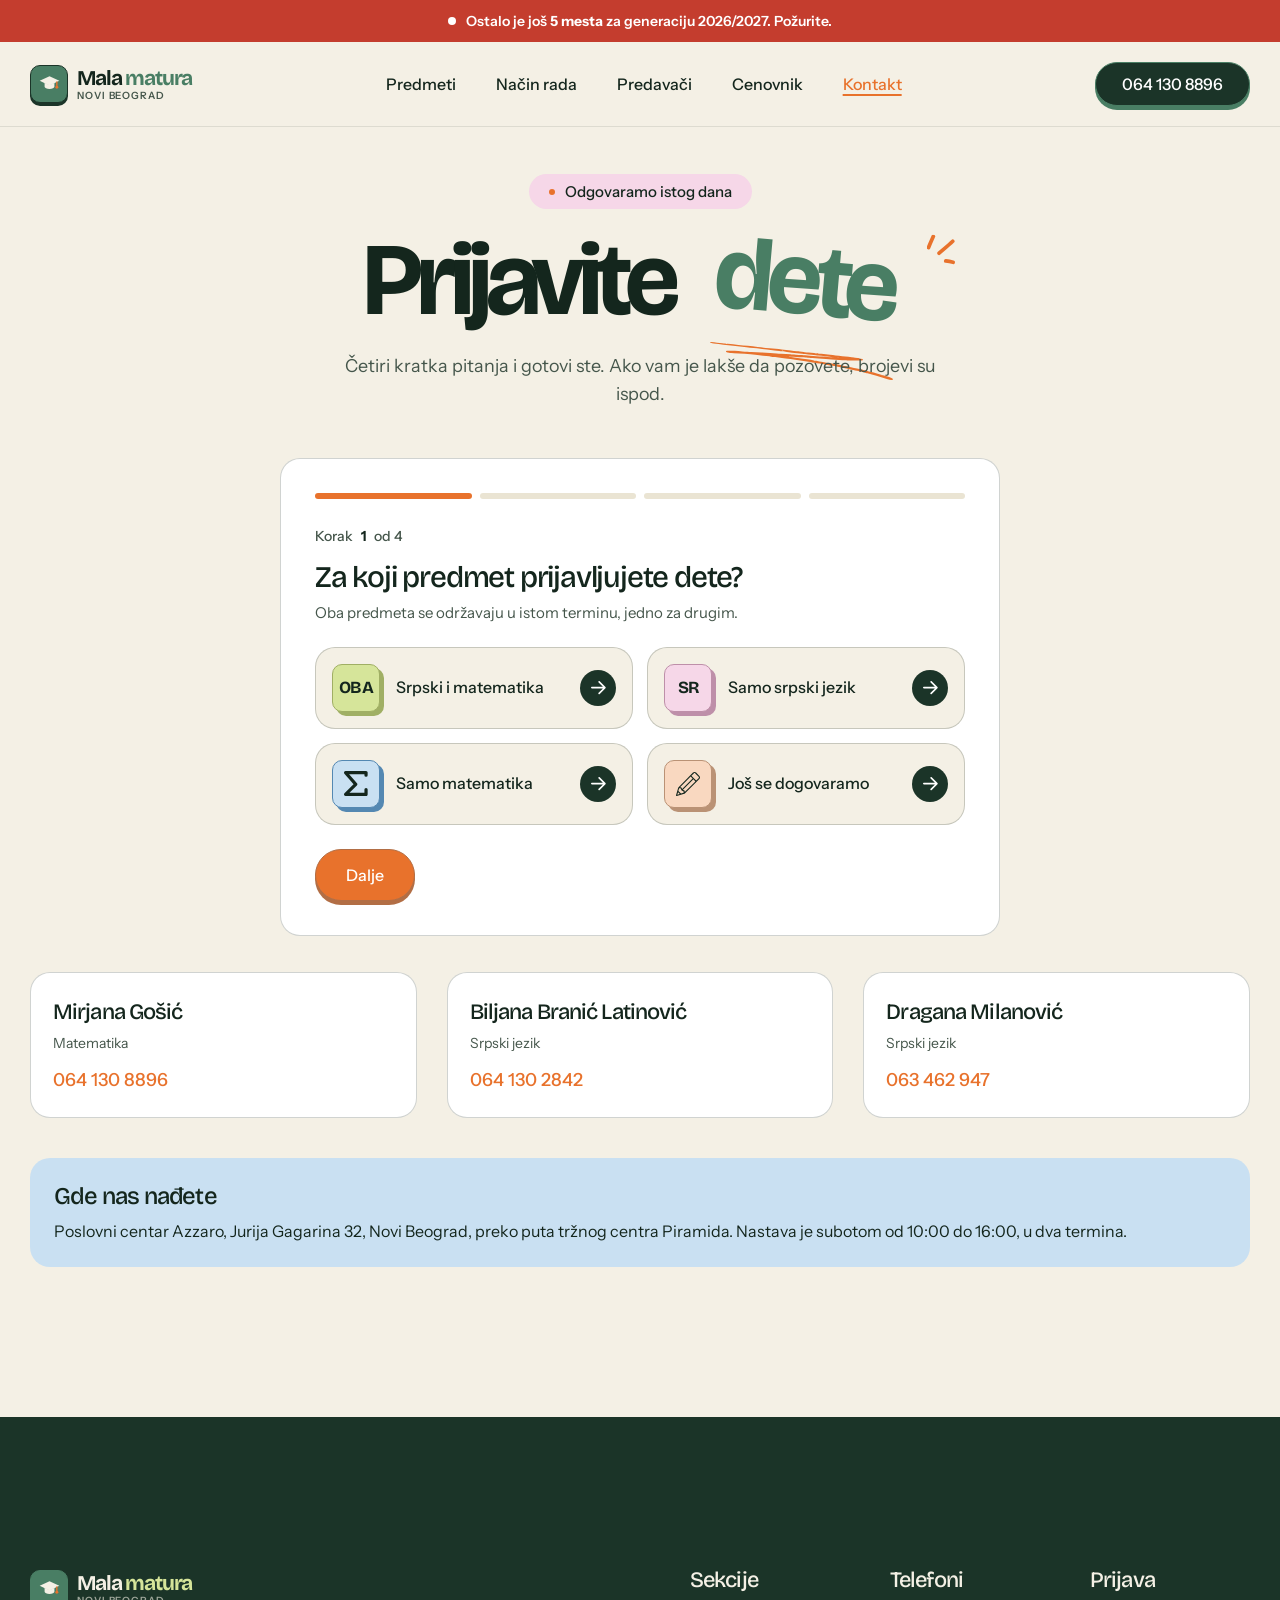
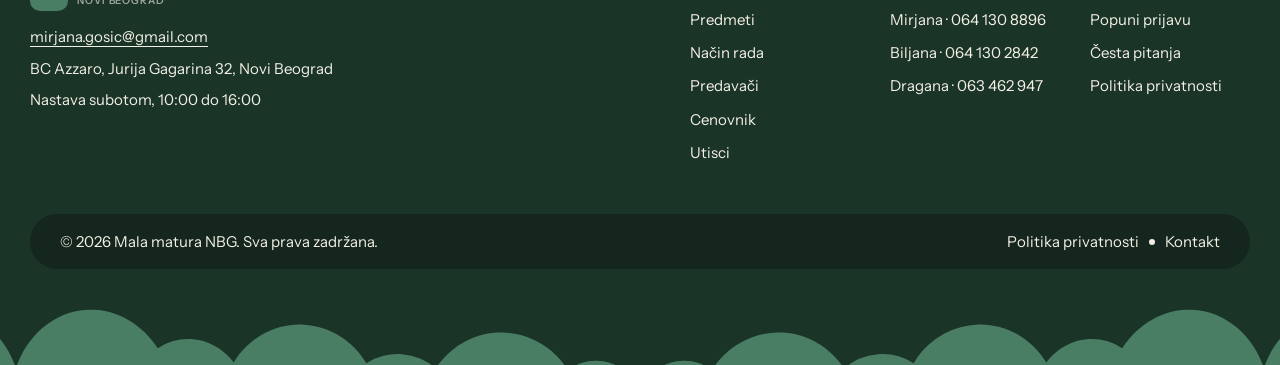
<file: kontakt.html>
<!DOCTYPE html>
<html lang="sr">
<head>
<meta charset="UTF-8">
<meta name="viewport" content="width=device-width, initial-scale=1.0">
<title>Prijava i kontakt | Mala matura NBG</title>
<meta name="description" content="Prijavite dete na pripremnu nastavu za malu maturu na Novom Beogradu. Popunite prijavu za dva minuta ili pozovite profesorke direktno na telefon.">
<link rel="canonical" href="https://malamaturanbg.rs/kontakt.html">
<link rel="preconnect" href="https://fonts.googleapis.com">
<link rel="preconnect" href="https://fonts.gstatic.com" crossorigin>
<link href="https://fonts.googleapis.com/css2?family=Bricolage+Grotesque:opsz,wght@12..96,400..800&family=Instrument+Sans:ital,wght@0,400..700;1,400..700&display=swap" rel="stylesheet">
<link rel="icon" href="images/favicon.svg" type="image/svg+xml">
<link rel="stylesheet" href="styles.css">
</head>
<body>

<a class="skip" href="#glavni">Preskoči na sadržaj</a>

<!-- Broj slobodnih mesta se menja ovde, na sve tri strane -->
<div class="topbar" role="status">
  <span class="topbar__dot" aria-hidden="true"></span>
  <p>Ostalo je još <b>5 mesta</b> za generaciju 2026/2027. Požurite.</p>
</div>


<header class="nav is-solid" id="nav">
  <div class="container nav__inner">
    <a class="nav__logo" href="index.html" aria-label="Mala matura NBG, početna strana">
      <span class="nav__mark" aria-hidden="true"><img src="images/logo-cap.svg" alt=""></span>
      <span class="nav__word">Mala <em>matura</em><span>Novi Beograd</span></span>
    </a>
    <nav class="nav__links" aria-label="Glavna navigacija">
      <a class="nav__link" href="index.html#predmeti">Predmeti</a>
      <a class="nav__link" href="index.html#nacin-rada">Način rada</a>
      <a class="nav__link" href="index.html#predavaci">Predavači</a>
      <a class="nav__link" href="index.html#cenovnik">Cenovnik</a>
      <a class="nav__link" href="kontakt.html" aria-current="page">Kontakt</a>
    </nav>
    <div class="nav__right">
      <a class="btn btn--dark btn--sm nav__cta" href="tel:+381641308896">064 130 8896</a>
      <button class="nav__burger" id="burger" aria-expanded="false" aria-controls="menu" aria-label="Otvori meni">
        <span></span><span></span>
      </button>
    </div>
  </div>
  <div class="nav__panel" id="menu">
    <a href="index.html#predmeti">Predmeti</a>
    <a href="index.html#nacin-rada">Način rada</a>
    <a href="index.html#predavaci">Predavači</a>
    <a href="index.html#cenovnik">Cenovnik</a>
    <a href="kontakt.html">Kontakt</a>
    <a class="btn btn--primary btn--block" href="tel:+381641308896">Pozovi 064 130 8896</a>
  </div>
</header>
<div class="nav__overlay" id="navOverlay"></div>

<main id="glavni">

<section class="page-head">
  <div class="container">
    <div class="stack gap-20" style="align-items:center;text-align:center">
      <span class="badge reveal"><span class="badge__dot" aria-hidden="true"></span>Odgovaramo istog dana</span>
      <h1 class="headline headline--center reveal" data-d="1">
        <span>Prijavite</span>
        <span class="hl">dete
          <img class="hl__line" src="images/brightpath/deco-underline-swoosh.svg" alt="" aria-hidden="true">
          <img class="hl__spark" src="images/brightpath/deco-sparkle.svg" alt="" aria-hidden="true">
        </span>
      </h1>
      <p class="lead reveal" data-d="2" style="max-width:52ch">Četiri kratka pitanja i gotovi ste. Ako vam je lakše da pozovete, brojevi su ispod.</p>
    </div>
  </div>
</section>

<section class="section" style="padding-top:30px">
  <div class="container">

    <!-- ============ WIZARD ============ -->
    <div class="wizard reveal" id="wizard">
      <div class="wizard__bar" id="wizardBar" role="progressbar" aria-valuemin="1" aria-valuemax="4" aria-valuenow="1" aria-label="Napredak prijave">
        <span class="wizard__dot is-done"></span>
        <span class="wizard__dot"></span>
        <span class="wizard__dot"></span>
        <span class="wizard__dot"></span>
      </div>

      <form id="prijava" novalidate>

        <!-- Korak 1 -->
        <div class="wizard__step is-active" data-step="1">
          <p class="wizard__count">Korak <b>1</b> od 4</p>
          <h2 class="h4 wizard__q">Za koji predmet prijavljujete dete?</h2>
          <p class="wizard__hint">Oba predmeta se održavaju u istom terminu, jedno za drugim.</p>
          <div class="choices">
            <button type="button" class="choice" data-name="predmet" data-value="Srpski i matematika">
              <span class="choice__ico choice__ico--lime" aria-hidden="true"><span class="choice__ico-txt">OBA</span></span>
              <span class="choice__label">Srpski i matematika</span>
              <span class="choice__go" aria-hidden="true"><img src="images/brightpath/icon-arrow-link.svg" alt=""></span>
            </button>
            <button type="button" class="choice" data-name="predmet" data-value="Samo srpski jezik">
              <span class="choice__ico choice__ico--pink" aria-hidden="true"><span class="choice__ico-txt">SR</span></span>
              <span class="choice__label">Samo srpski jezik</span>
              <span class="choice__go" aria-hidden="true"><img src="images/brightpath/icon-arrow-link.svg" alt=""></span>
            </button>
            <button type="button" class="choice" data-name="predmet" data-value="Samo matematika">
              <span class="choice__ico choice__ico--blue" aria-hidden="true"><img src="images/brightpath/icon-program-math.svg" alt=""></span>
              <span class="choice__label">Samo matematika</span>
              <span class="choice__go" aria-hidden="true"><img src="images/brightpath/icon-arrow-link.svg" alt=""></span>
            </button>
            <button type="button" class="choice" data-name="predmet" data-value="Još se dogovaramo">
              <span class="choice__ico choice__ico--peach" aria-hidden="true"><img src="images/brightpath/icon-level-1-starting.svg" alt=""></span>
              <span class="choice__label">Još se dogovaramo</span>
              <span class="choice__go" aria-hidden="true"><img src="images/brightpath/icon-arrow-link.svg" alt=""></span>
            </button>
          </div>
        </div>

        <!-- Korak 2 -->
        <div class="wizard__step" data-step="2">
          <p class="wizard__count">Korak <b>2</b> od 4</p>
          <h2 class="h4 wizard__q">Koji termin vam više odgovara?</h2>
          <p class="wizard__hint">Nastava je subotom u BC Azzaro, Jurija Gagarina 32.</p>
          <div class="choices">
            <button type="button" class="choice" data-name="termin" data-value="Grupa 1, 10:00 do 13:00">
              <span class="choice__ico choice__ico--blue" aria-hidden="true"><img src="images/brightpath/icon-level-1-starting.svg" alt=""></span>
              <span class="choice__label">Grupa 1, 10:00 do 13:00</span>
              <span class="choice__go" aria-hidden="true"><img src="images/brightpath/icon-arrow-link.svg" alt=""></span>
            </button>
            <button type="button" class="choice" data-name="termin" data-value="Grupa 2, 13:00 do 16:00">
              <span class="choice__ico choice__ico--lime" aria-hidden="true"><img src="images/brightpath/icon-level-2-catchingup.svg" alt=""></span>
              <span class="choice__label">Grupa 2, 13:00 do 16:00</span>
              <span class="choice__go" aria-hidden="true"><img src="images/brightpath/icon-arrow-link.svg" alt=""></span>
            </button>
            <button type="button" class="choice" data-name="termin" data-value="Svejedno nam je">
              <span class="choice__ico choice__ico--pink" aria-hidden="true"><img src="images/brightpath/icon-level-3-keepingpace.svg" alt=""></span>
              <span class="choice__label">Svejedno nam je</span>
              <span class="choice__go" aria-hidden="true"><img src="images/brightpath/icon-arrow-link.svg" alt=""></span>
            </button>
            <button type="button" class="choice" data-name="termin" data-value="Želimo da se dogovorimo">
              <span class="choice__ico choice__ico--peach" aria-hidden="true"><img src="images/brightpath/icon-badge-dot.svg" alt=""></span>
              <span class="choice__label">Želimo da se dogovorimo</span>
              <span class="choice__go" aria-hidden="true"><img src="images/brightpath/icon-arrow-link.svg" alt=""></span>
            </button>
          </div>
        </div>

        <!-- Korak 3 -->
        <div class="wizard__step" data-step="3">
          <p class="wizard__count">Korak <b>3</b> od 4</p>
          <h2 class="h4 wizard__q">Koju srednju školu dete cilja?</h2>
          <p class="wizard__hint">Ovo nam pomaže da procenimo koliko poena treba i kojim tempom da radimo.</p>
          <div class="choices">
            <button type="button" class="choice" data-name="cilj" data-value="Filološka ili Matematička gimnazija">
              <span class="choice__ico choice__ico--lime" aria-hidden="true"><img src="images/brightpath/icon-level-4-racingahead.svg" alt=""></span>
              <span class="choice__label">Filološka ili Matematička</span>
              <span class="choice__go" aria-hidden="true"><img src="images/brightpath/icon-arrow-link.svg" alt=""></span>
            </button>
            <button type="button" class="choice" data-name="cilj" data-value="Neka beogradska gimnazija">
              <span class="choice__ico choice__ico--blue" aria-hidden="true"><img src="images/brightpath/icon-level-3-keepingpace.svg" alt=""></span>
              <span class="choice__label">Beogradska gimnazija</span>
              <span class="choice__go" aria-hidden="true"><img src="images/brightpath/icon-arrow-link.svg" alt=""></span>
            </button>
            <button type="button" class="choice" data-name="cilj" data-value="Stručna srednja škola">
              <span class="choice__ico choice__ico--peach" aria-hidden="true"><img src="images/brightpath/icon-level-2-catchingup.svg" alt=""></span>
              <span class="choice__label">Stručna srednja škola</span>
              <span class="choice__go" aria-hidden="true"><img src="images/brightpath/icon-arrow-link.svg" alt=""></span>
            </button>
            <button type="button" class="choice" data-name="cilj" data-value="Još ne znamo">
              <span class="choice__ico choice__ico--pink" aria-hidden="true"><img src="images/brightpath/icon-level-1-starting.svg" alt=""></span>
              <span class="choice__label">Još ne znamo</span>
              <span class="choice__go" aria-hidden="true"><img src="images/brightpath/icon-arrow-link.svg" alt=""></span>
            </button>
          </div>
        </div>

        <!-- Korak 4 -->
        <div class="wizard__step" data-step="4">
          <p class="wizard__count">Korak <b>4</b> od 4</p>
          <h2 class="h4 wizard__q">Vaši podaci</h2>
          <p class="wizard__hint">Javljamo se istog dana, najčešće u toku prepodneva.</p>

          <div class="field" id="f-ime">
            <label for="ime">Ime i prezime roditelja</label>
            <input type="text" id="ime" name="ime" autocomplete="name" placeholder="Npr. Jelena Petrović">
            <span class="field__err">Upišite ime i prezime.</span>
          </div>

          <div class="field" id="f-telefon">
            <label for="telefon">Telefon</label>
            <input type="tel" id="telefon" name="telefon" autocomplete="tel" placeholder="Npr. 064 123 4567">
            <span class="field__err">Upišite broj telefona.</span>
          </div>

          <div class="field" id="f-email">
            <label for="email">Email</label>
            <input type="email" id="email" name="email" autocomplete="email" placeholder="Npr. jelena@primer.rs">
            <span class="field__err">Upišite ispravnu email adresu.</span>
          </div>

          <div class="field">
            <label for="poruka">Poruka (nije obavezno)</label>
            <textarea id="poruka" name="poruka" placeholder="Ime deteta, osnovna škola, pitanja koja imate"></textarea>
          </div>

          <p class="wizard__hint" style="margin:0">Podatke koristimo samo da vam odgovorimo. Više u <a href="privatnost.html" style="color:var(--orange)">politici privatnosti</a>.</p>
        </div>

        <div class="wizard__nav">
          <button type="button" class="wizard__back" id="wizardBack" hidden>&larr; Nazad</button>
          <button type="button" class="btn btn--primary" id="wizardNext">Dalje</button>
          <button type="submit" class="btn btn--primary" id="wizardSubmit" hidden>Pošalji prijavu</button>
        </div>

        <div class="form-alert" id="formAlert" role="alert"></div>
      </form>

      <div class="wizard__done" id="wizardDone" role="status">
        <div class="tick" aria-hidden="true">&#10003;</div>
        <h2 class="h4">Prijava je poslata</h2>
        <p style="max-width:42ch;margin:10px auto 22px">Hvala vam. Javljamo se na broj koji ste ostavili, najčešće isti dan. Ako vam treba brži odgovor, pozovite Mirjanu na 064 130 8896.</p>
        <a class="btn btn--white" href="index.html">Nazad na početnu</a>
      </div>
    </div>

    <!-- ============ TELEFONI ============ -->
    <div class="contact-cards">
      <a class="contact-card reveal" href="tel:+381641308896">
        <span class="contact-card__name">Mirjana Gošić</span>
        <span class="contact-card__role">Matematika</span>
        <span class="contact-card__tel">064 130 8896</span>
      </a>
      <a class="contact-card reveal" data-d="1" href="tel:+381641302842">
        <span class="contact-card__name">Biljana Branić Latinović</span>
        <span class="contact-card__role">Srpski jezik</span>
        <span class="contact-card__tel">064 130 2842</span>
      </a>
      <a class="contact-card reveal" data-d="2" href="tel:+38163462947">
        <span class="contact-card__name">Dragana Milanović</span>
        <span class="contact-card__role">Srpski jezik</span>
        <span class="contact-card__tel">063 462 947</span>
      </a>
    </div>

    <div class="map-note reveal">
      <h2 class="h5">Gde nas nađete</h2>
      <p style="color:var(--ink)">Poslovni centar Azzaro, Jurija Gagarina 32, Novi Beograd, preko puta tržnog centra Piramida. Nastava je subotom od 10:00 do 16:00, u dva termina.</p>
    </div>

  </div>
</section>

</main>

<footer class="footer">
  <div class="container">
    <div class="footer__grid">
      <div class="footer__brand">
        <a class="nav__logo" href="index.html">
          <span class="nav__mark" aria-hidden="true"><img src="images/logo-cap.svg" alt=""></span>
          <span class="nav__word">Mala <em>matura</em><span>Novi Beograd</span></span>
        </a>
        <div class="footer__meta">
          <a href="mailto:mirjana.gosic@gmail.com">mirjana.gosic@gmail.com</a>
          <span>BC Azzaro, Jurija Gagarina 32, Novi Beograd</span>
          <span>Nastava subotom, 10:00 do 16:00</span>
        </div>
      </div>
      <div class="footer__cols">
        <div class="footer__col">
          <h3>Sekcije</h3>
          <ul>
            <li><a href="index.html#predmeti">Predmeti</a></li>
            <li><a href="index.html#nacin-rada">Način rada</a></li>
            <li><a href="index.html#predavaci">Predavači</a></li>
            <li><a href="index.html#cenovnik">Cenovnik</a></li>
            <li><a href="index.html#utisci">Utisci</a></li>
          </ul>
        </div>
        <div class="footer__col">
          <h3>Telefoni</h3>
          <ul>
            <li><a href="tel:+381641308896">Mirjana &middot; 064 130 8896</a></li>
            <li><a href="tel:+381641302842">Biljana &middot; 064 130 2842</a></li>
            <li><a href="tel:+38163462947">Dragana &middot; 063 462 947</a></li>
          </ul>
        </div>
        <div class="footer__col">
          <h3>Prijava</h3>
          <ul>
            <li><a href="kontakt.html">Popuni prijavu</a></li>
            <li><a href="index.html#pitanja">Česta pitanja</a></li>
            <li><a href="privatnost.html">Politika privatnosti</a></li>
          </ul>
        </div>
      </div>
    </div>
    <div class="footer__bottom">
      <span>&copy; 2026 Mala matura NBG. Sva prava zadržana.</span>
      <span class="footer__legal">
        <a href="privatnost.html">Politika privatnosti</a>
        <span class="footer__dot" aria-hidden="true"></span>
        <a href="kontakt.html">Kontakt</a>
      </span>
    </div>
  </div>
  <div class="edge edge--green footer__edge" aria-hidden="true"></div>
</footer>

<script src="main.js"></script>
</body>
</html>
</file>
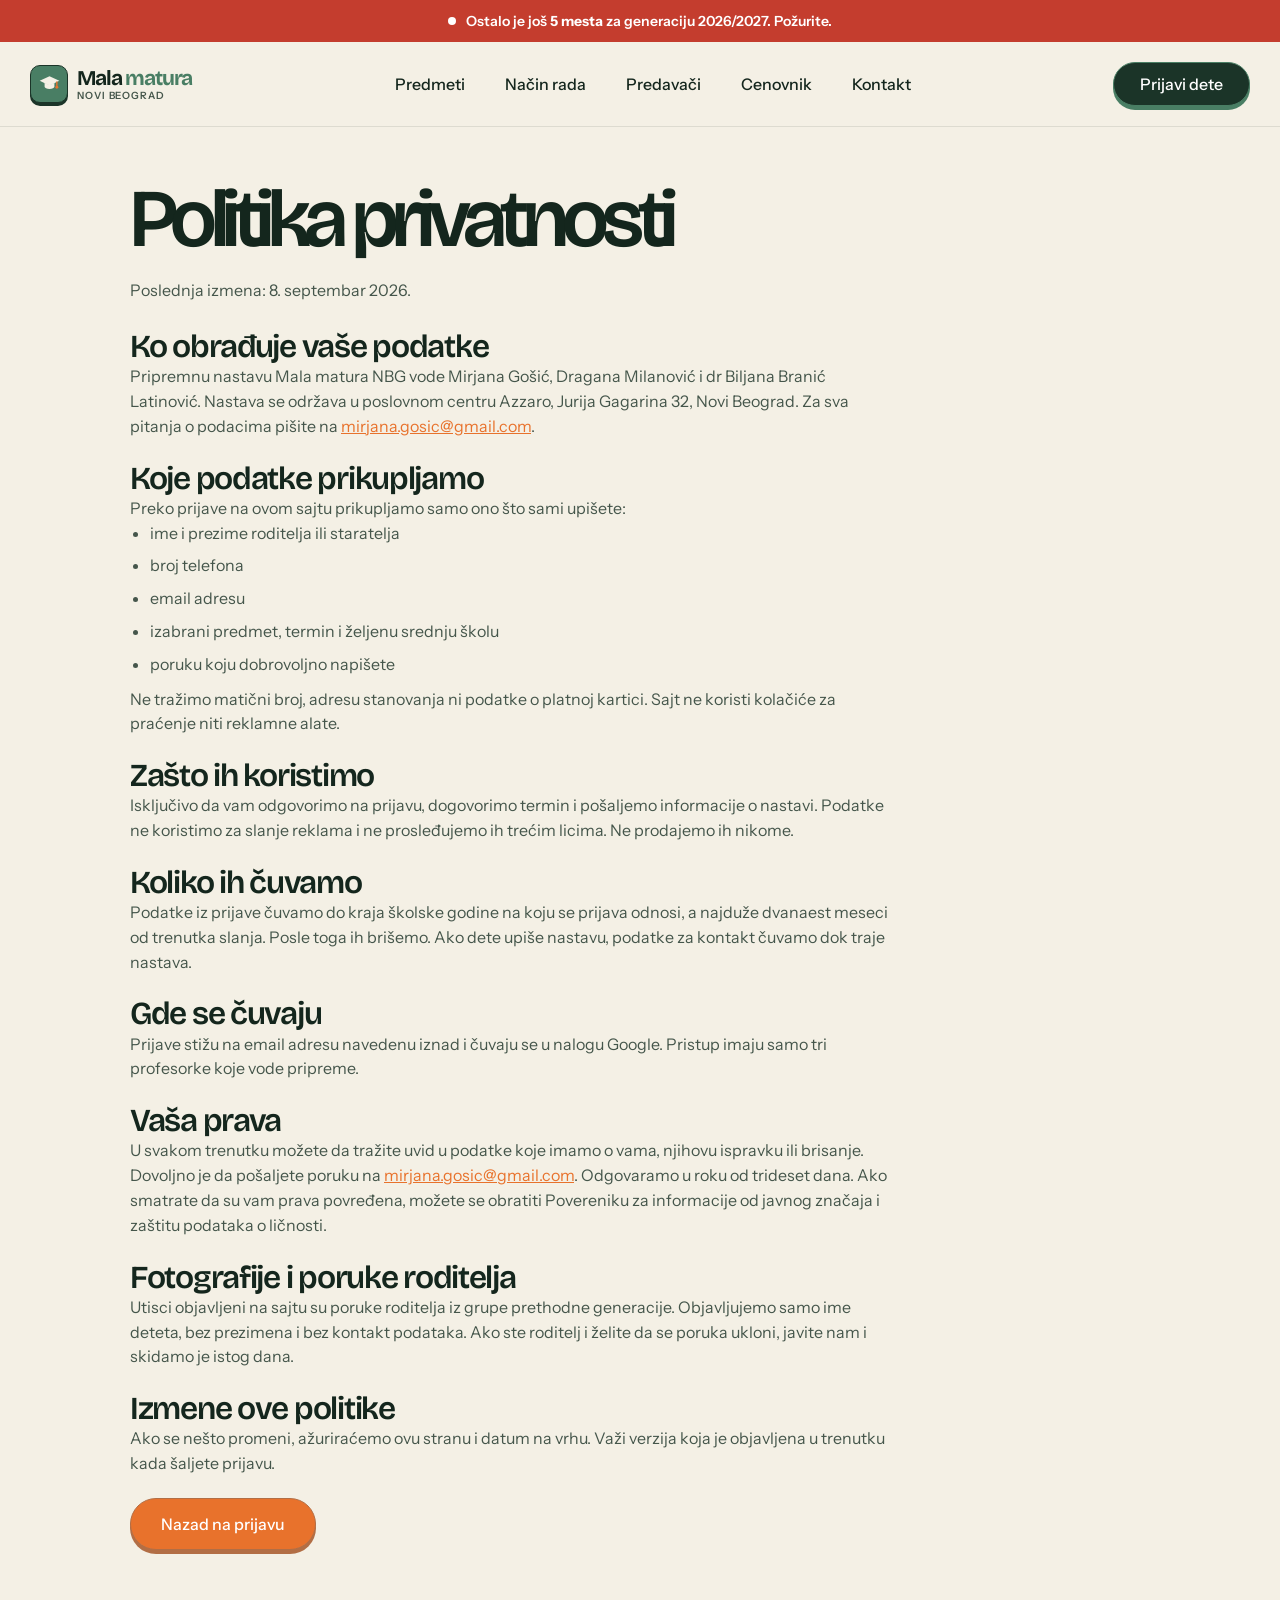
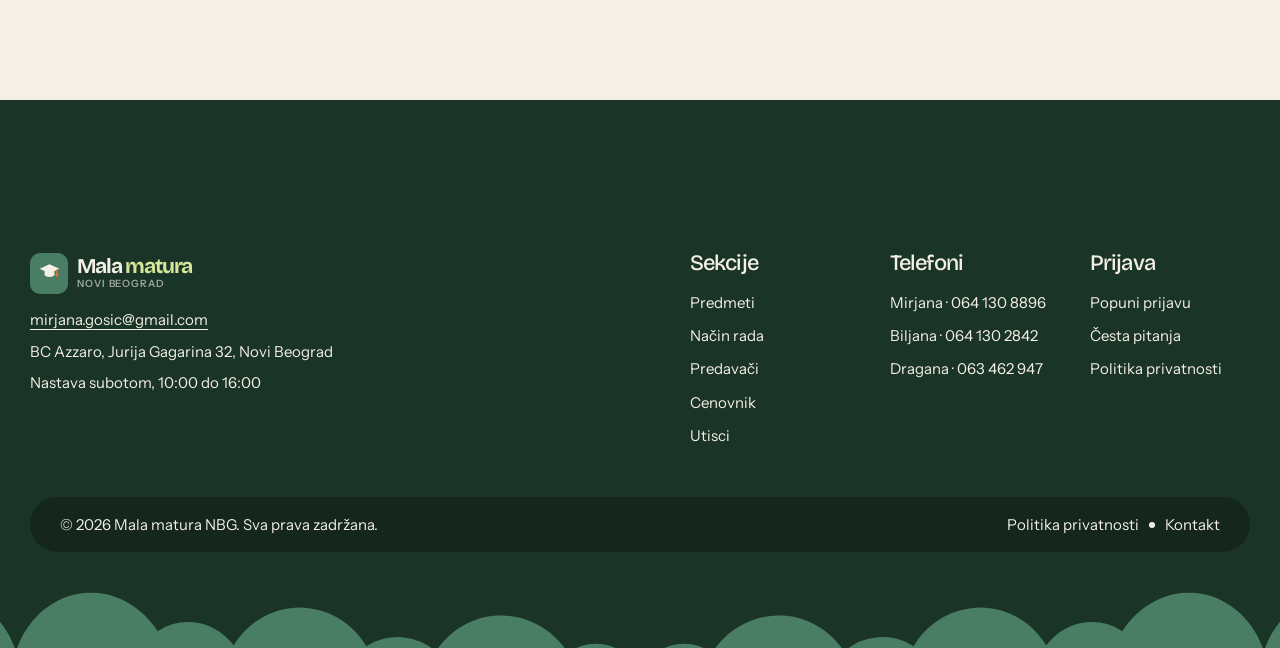
<file: privatnost.html>
<!DOCTYPE html>
<html lang="sr">
<head>
<meta charset="UTF-8">
<meta name="viewport" content="width=device-width, initial-scale=1.0">
<title>Politika privatnosti | Mala matura NBG</title>
<meta name="description" content="Koje podatke prikupljamo preko prijave za pripremnu nastavu, kako ih koristimo, koliko ih čuvamo i kako možete tražiti brisanje svojih podataka.">
<link rel="canonical" href="https://malamaturanbg.rs/privatnost.html">
<link rel="preconnect" href="https://fonts.googleapis.com">
<link rel="preconnect" href="https://fonts.gstatic.com" crossorigin>
<link href="https://fonts.googleapis.com/css2?family=Bricolage+Grotesque:opsz,wght@12..96,400..800&family=Instrument+Sans:ital,wght@0,400..700;1,400..700&display=swap" rel="stylesheet">
<link rel="icon" href="images/favicon.svg" type="image/svg+xml">
<link rel="stylesheet" href="styles.css">
</head>
<body>

<a class="skip" href="#glavni">Preskoči na sadržaj</a>

<!-- Broj slobodnih mesta se menja ovde, na sve tri strane -->
<div class="topbar" role="status">
  <span class="topbar__dot" aria-hidden="true"></span>
  <p>Ostalo je još <b>5 mesta</b> za generaciju 2026/2027. Požurite.</p>
</div>


<header class="nav is-solid" id="nav">
  <div class="container nav__inner">
    <a class="nav__logo" href="index.html" aria-label="Mala matura NBG, početna strana">
      <span class="nav__mark" aria-hidden="true"><img src="images/logo-cap.svg" alt=""></span>
      <span class="nav__word">Mala <em>matura</em><span>Novi Beograd</span></span>
    </a>
    <nav class="nav__links" aria-label="Glavna navigacija">
      <a class="nav__link" href="index.html#predmeti">Predmeti</a>
      <a class="nav__link" href="index.html#nacin-rada">Način rada</a>
      <a class="nav__link" href="index.html#predavaci">Predavači</a>
      <a class="nav__link" href="index.html#cenovnik">Cenovnik</a>
      <a class="nav__link" href="kontakt.html">Kontakt</a>
    </nav>
    <div class="nav__right">
      <a class="btn btn--dark btn--sm nav__cta" href="kontakt.html">Prijavi dete</a>
      <button class="nav__burger" id="burger" aria-expanded="false" aria-controls="menu" aria-label="Otvori meni">
        <span></span><span></span>
      </button>
    </div>
  </div>
  <div class="nav__panel" id="menu">
    <a href="index.html#predmeti">Predmeti</a>
    <a href="index.html#nacin-rada">Način rada</a>
    <a href="index.html#predavaci">Predavači</a>
    <a href="index.html#cenovnik">Cenovnik</a>
    <a href="kontakt.html">Kontakt</a>
    <a class="btn btn--primary btn--block" href="kontakt.html">Prijavi dete</a>
  </div>
</header>
<div class="nav__overlay" id="navOverlay"></div>

<main id="glavni">
<section class="legal section">
  <div class="container container--narrow">
    <h1 class="h2">Politika privatnosti</h1>
    <p style="margin-top:14px">Poslednja izmena: 8. septembar 2026.</p>

    <div class="legal__body">
      <div>
        <h2>Ko obrađuje vaše podatke</h2>
        <p>Pripremnu nastavu Mala matura NBG vode Mirjana Gošić, Dragana Milanović i dr Biljana Branić Latinović. Nastava se održava u poslovnom centru Azzaro, Jurija Gagarina 32, Novi Beograd. Za sva pitanja o podacima pišite na <a href="mailto:mirjana.gosic@gmail.com" style="color:var(--orange)">mirjana.gosic@gmail.com</a>.</p>
      </div>

      <div>
        <h2>Koje podatke prikupljamo</h2>
        <p>Preko prijave na ovom sajtu prikupljamo samo ono što sami upišete:</p>
        <ul>
          <li>ime i prezime roditelja ili staratelja</li>
          <li>broj telefona</li>
          <li>email adresu</li>
          <li>izabrani predmet, termin i željenu srednju školu</li>
          <li>poruku koju dobrovoljno napišete</li>
        </ul>
        <p style="margin-top:10px">Ne tražimo matični broj, adresu stanovanja ni podatke o platnoj kartici. Sajt ne koristi kolačiće za praćenje niti reklamne alate.</p>
      </div>

      <div>
        <h2>Zašto ih koristimo</h2>
        <p>Isključivo da vam odgovorimo na prijavu, dogovorimo termin i pošaljemo informacije o nastavi. Podatke ne koristimo za slanje reklama i ne prosleđujemo ih trećim licima. Ne prodajemo ih nikome.</p>
      </div>

      <div>
        <h2>Koliko ih čuvamo</h2>
        <p>Podatke iz prijave čuvamo do kraja školske godine na koju se prijava odnosi, a najduže dvanaest meseci od trenutka slanja. Posle toga ih brišemo. Ako dete upiše nastavu, podatke za kontakt čuvamo dok traje nastava.</p>
      </div>

      <div>
        <h2>Gde se čuvaju</h2>
        <p>Prijave stižu na email adresu navedenu iznad i čuvaju se u nalogu Google. Pristup imaju samo tri profesorke koje vode pripreme.</p>
      </div>

      <div>
        <h2>Vaša prava</h2>
        <p>U svakom trenutku možete da tražite uvid u podatke koje imamo o vama, njihovu ispravku ili brisanje. Dovoljno je da pošaljete poruku na <a href="mailto:mirjana.gosic@gmail.com" style="color:var(--orange)">mirjana.gosic@gmail.com</a>. Odgovaramo u roku od trideset dana. Ako smatrate da su vam prava povređena, možete se obratiti Povereniku za informacije od javnog značaja i zaštitu podataka o ličnosti.</p>
      </div>

      <div>
        <h2>Fotografije i poruke roditelja</h2>
        <p>Utisci objavljeni na sajtu su poruke roditelja iz grupe prethodne generacije. Objavljujemo samo ime deteta, bez prezimena i bez kontakt podataka. Ako ste roditelj i želite da se poruka ukloni, javite nam i skidamo je istog dana.</p>
      </div>

      <div>
        <h2>Izmene ove politike</h2>
        <p>Ako se nešto promeni, ažuriraćemo ovu stranu i datum na vrhu. Važi verzija koja je objavljena u trenutku kada šaljete prijavu.</p>
      </div>

      <div>
        <a class="btn btn--primary" href="kontakt.html">Nazad na prijavu</a>
      </div>
    </div>
  </div>
</section>
</main>

<footer class="footer">
  <div class="container">
    <div class="footer__grid">
      <div class="footer__brand">
        <a class="nav__logo" href="index.html">
          <span class="nav__mark" aria-hidden="true"><img src="images/logo-cap.svg" alt=""></span>
          <span class="nav__word">Mala <em>matura</em><span>Novi Beograd</span></span>
        </a>
        <div class="footer__meta">
          <a href="mailto:mirjana.gosic@gmail.com">mirjana.gosic@gmail.com</a>
          <span>BC Azzaro, Jurija Gagarina 32, Novi Beograd</span>
          <span>Nastava subotom, 10:00 do 16:00</span>
        </div>
      </div>
      <div class="footer__cols">
        <div class="footer__col">
          <h3>Sekcije</h3>
          <ul>
            <li><a href="index.html#predmeti">Predmeti</a></li>
            <li><a href="index.html#nacin-rada">Način rada</a></li>
            <li><a href="index.html#predavaci">Predavači</a></li>
            <li><a href="index.html#cenovnik">Cenovnik</a></li>
            <li><a href="index.html#utisci">Utisci</a></li>
          </ul>
        </div>
        <div class="footer__col">
          <h3>Telefoni</h3>
          <ul>
            <li><a href="tel:+381641308896">Mirjana &middot; 064 130 8896</a></li>
            <li><a href="tel:+381641302842">Biljana &middot; 064 130 2842</a></li>
            <li><a href="tel:+38163462947">Dragana &middot; 063 462 947</a></li>
          </ul>
        </div>
        <div class="footer__col">
          <h3>Prijava</h3>
          <ul>
            <li><a href="kontakt.html">Popuni prijavu</a></li>
            <li><a href="index.html#pitanja">Česta pitanja</a></li>
            <li><a href="privatnost.html">Politika privatnosti</a></li>
          </ul>
        </div>
      </div>
    </div>
    <div class="footer__bottom">
      <span>&copy; 2026 Mala matura NBG. Sva prava zadržana.</span>
      <span class="footer__legal">
        <a href="privatnost.html">Politika privatnosti</a>
        <span class="footer__dot" aria-hidden="true"></span>
        <a href="kontakt.html">Kontakt</a>
      </span>
    </div>
  </div>
  <div class="edge edge--green footer__edge" aria-hidden="true"></div>
</footer>

<script src="main.js"></script>
</body>
</html>
</file>
<file: styles.css>
/* ============================================================
   Mala matura NBG - stilovi
   Dizajn sistem preuzet iz Brightpath (besplatan Framer templejt)
   ============================================================ */

:root{
  /* Paleta */
  --cream:#F4F0E5;
  --cream-2:#EAE4D3;
  --ink:#14261D;
  --ink-2:#1B3428;
  --muted:#45564B;
  --white:#FFFFFF;
  --orange:#E8722C;
  --orange-dark:#B26E45;
  --green:#497E64;
  --pink:#F6D7E8;
  --pink-dark:#BE8FA9;
  --blue:#C9E0F2;
  --blue-dark:#5488B2;
  --lime:#D6E59A;
  --lime-dark:#A0AF64;
  --peach:#F9D8C0;
  --peach-dark:#BA9275;
  --ink-10:rgba(20,38,29,.1);
  --ink-20:rgba(20,38,29,.2);
  --cream-20:rgba(244,240,229,.2);
  --cream-60:rgba(245,241,230,.6);

  /* Tipografija */
  --font-display:"Bricolage Grotesque","Bricolage Grotesque Placeholder",sans-serif;
  --font-body:"Instrument Sans","Instrument Sans Placeholder",sans-serif;

  /* Radijusi */
  --r-sm:10px;
  --r-md:20px;
  --r-pill:100px;

  /* Ritam */
  --section-y:80px;
  --container:1460px;
  --gutter:20px;
  --nav-h:74px;
  --topbar-h:38px;
  --red:#C43D2E;
}

@media (min-width:810px){ :root{ --section-y:100px; --gutter:30px; --nav-h:92px; --topbar-h:42px; } }
@media (min-width:1200px){ :root{ --section-y:150px; } }

/* ---------- Reset ---------- */
*,*::before,*::after{box-sizing:border-box}
/* `display` iz nasih pravila ne sme da pregazi hidden atribut */
[hidden]{display:none !important}
html{-webkit-text-size-adjust:100%;overflow-x:clip}
/* Smooth skrol vodi main.js (inercija, kao na inspo sajtu).
   Kada JS nije dostupan, pada nazad na nativni smooth. */
html:not(.js-lenis){scroll-behavior:smooth}
@media (prefers-reduced-motion:reduce){ html{scroll-behavior:auto} }
body{
  margin:0;
  background:var(--cream);
  color:var(--ink);
  font-family:var(--font-body);
  font-size:16px;
  line-height:1.55;
  -webkit-font-smoothing:antialiased;
  -moz-osx-font-smoothing:grayscale;
  overflow-x:hidden;
}
img{max-width:100%;display:block}
a{color:inherit}
h1,h2,h3,h4,h5,h6,p,figure{margin:0}
ul{margin:0;padding:0;list-style:none}
button{font:inherit;color:inherit;border:0;background:none;cursor:pointer}
input,textarea,select{font:inherit;color:inherit}
:focus-visible{outline:3px solid var(--orange);outline-offset:3px;border-radius:4px}

/* ---------- Tipografija ----------
   Veličine po tačkama preloma, iste kao na inspo sajtu:
   telefon do 809px, tablet 810 do 1199px, kompjuter od 1200px */
h1,.h1{
  font-family:var(--font-display);
  font-weight:700;font-size:50px;line-height:1;letter-spacing:-.06em;color:var(--ink);
}
h2,.h2{
  font-family:var(--font-display);
  font-weight:600;font-size:40px;line-height:1.1;letter-spacing:-.08em;color:var(--ink);
}
h3,.h3{
  font-family:var(--font-display);
  font-weight:500;font-size:30px;line-height:1.2;letter-spacing:-.08em;
}
h4,.h4{
  font-family:var(--font-display);
  font-weight:500;font-size:22px;line-height:1.2;letter-spacing:-.04em;
}
h5,.h5{
  font-family:var(--font-display);
  font-weight:500;font-size:20px;line-height:1.2;letter-spacing:-.04em;
}
h6,.h6{
  font-family:var(--font-display);
  font-weight:500;font-size:18px;line-height:1.2;letter-spacing:-.06em;
}
@media (min-width:810px){
  h1,.h1{font-size:62px}
  h2,.h2{font-size:50px}
  h3,.h3{font-size:32px}
  h4,.h4{font-size:24px}
  h5,.h5{font-size:22px}
  h6,.h6{font-size:20px}
}
@media (min-width:1200px){
  h1,.h1{font-size:103px}
  h2,.h2{font-size:82px}
  h3,.h3{font-size:46px}
  h4,.h4{font-size:30px}
  h5,.h5{font-size:24px}
  h6,.h6{font-size:20px}
}
p{color:var(--muted);line-height:1.55}
.lead{font-size:clamp(16px,1.4vw,18px)}
.muted{color:var(--muted)}
.on-dark,.on-dark p,.on-dark h1,.on-dark h2,.on-dark h3,.on-dark h4{color:var(--cream)}
.txt-center{text-align:center}

/* ---------- Layout ---------- */
.container{width:100%;max-width:var(--container);margin-inline:auto;padding-inline:var(--gutter)}
.container--narrow{max-width:1080px}
.section{padding-block:var(--section-y);position:relative;scroll-margin-top:calc(var(--nav-h) + var(--topbar-h) + 10px)}
.section--cream2{background:var(--cream-2)}
.section--blue{background:var(--blue);overflow:hidden}
.section--lime{background:var(--lime);overflow:hidden}
.stack{display:flex;flex-direction:column}
.gap-10{gap:10px}.gap-20{gap:20px}.gap-30{gap:30px}.gap-40{gap:40px}.gap-50{gap:50px}

/* ---------- Badge pill ---------- */
.badge{
  display:inline-flex;align-items:center;gap:10px;
  padding:6px 20px;border-radius:var(--r-pill);
  background:var(--pink);
  font-size:15px;font-weight:500;color:var(--ink);
}
.badge--white{background:var(--white)}
.badge--cream{background:var(--cream)}
/* Pilula se skuplja na sirinu teksta kada stoji u koloni levo poravnatoj */
.badge--start{align-self:flex-start;width:auto}
.badge__dot{width:6px;height:6px;border-radius:50%;background:var(--orange);flex:none}

/* ---------- Dugmad (pushable) ---------- */
.btn{
  display:inline-flex;align-items:center;justify-content:center;gap:10px;
  min-height:48px;padding:14px 30px;
  border-radius:var(--r-pill);
  font-size:16px;font-weight:500;line-height:1.4;
  text-decoration:none;
  border:1px solid transparent;
  transition:transform .18s cubic-bezier(.44,0,.56,1),
             box-shadow .18s cubic-bezier(.44,0,.56,1),
             background-color .3s cubic-bezier(.44,0,.56,1),
             color .3s cubic-bezier(.44,0,.56,1);
  will-change:transform;
}
.btn--primary{background:var(--orange);color:var(--white);border-color:var(--orange-dark);box-shadow:0 4px 0 0 var(--orange-dark)}
.btn--white{background:var(--cream);color:var(--ink);border-color:var(--ink-2);box-shadow:0 4px 0 0 var(--ink-2)}
.btn--dark{background:var(--ink-2);color:var(--white);border-color:var(--green);box-shadow:0 4px 0 0 var(--green)}
.btn--green{background:var(--green);color:var(--white);border-color:var(--ink);box-shadow:0 4px 0 0 var(--ink)}
.btn--soft{background:var(--cream-2);color:var(--ink);border-color:var(--ink-2);box-shadow:0 4px 0 0 var(--ink-2)}
.btn:hover{transform:translateY(2px)}
.btn--primary:hover{box-shadow:0 2px 0 0 var(--orange-dark)}
.btn--white:hover,.btn--soft:hover{box-shadow:0 2px 0 0 var(--ink-2)}
.btn--dark:hover{box-shadow:0 2px 0 0 var(--green)}
.btn--green:hover{box-shadow:0 2px 0 0 var(--ink)}
.btn:active{transform:translateY(4px)}
.btn--block{width:100%}
.btn[disabled]{opacity:.55;pointer-events:none}
.btn--sm{min-height:44px;padding:10px 26px}

/* Tekstualni link sa strelicom */
.link-arrow{
  display:inline-flex;align-items:center;gap:6px;
  text-decoration:none;color:var(--muted);
  font-family:var(--font-display);font-weight:500;font-size:20px;letter-spacing:-.05em;
  position:relative;padding-bottom:2px;
}
.link-arrow::after{
  content:"";position:absolute;left:0;right:0;bottom:0;height:1px;background:currentColor;
  transform-origin:left;transform:scaleX(1);transition:transform .35s cubic-bezier(.44,0,.56,1);
}
.link-arrow:hover::after{transform:scaleX(0);transform-origin:right}
.link-arrow img{width:14px;transition:transform .35s cubic-bezier(.44,0,.56,1)}
.link-arrow:hover img{transform:translateX(4px)}

/* ---------- Akcentna (iskrivljena) rec ---------- */
.hl{
  display:inline-block;position:relative;
  color:var(--green);
  transform:rotate(5deg);
  margin-inline:.14em;
  padding-right:.08em;
}
.hl__line{
  position:absolute;left:0;bottom:-.44em;width:100%;height:auto;pointer-events:none;
}
.hl__spark{
  position:absolute;right:-.5em;top:-.06em;width:.3em;height:auto;pointer-events:none;
}
.headline{display:flex;flex-wrap:wrap;align-items:baseline;gap:0 .26em}
.headline--center{justify-content:center;text-align:center}

/* ---------- Traka sa brojem mesta ----------
   Broj mesta se menja u sve tri HTML strane, u elementu .topbar */
.topbar{
  position:fixed;top:0;left:0;right:0;z-index:70;
  min-height:var(--topbar-h);
  background:var(--red);color:var(--white);
  display:flex;align-items:center;justify-content:center;gap:10px;
  padding:7px 16px;text-align:center;
}
.topbar p{margin:0;color:var(--white);font-size:14px;font-weight:600;line-height:1.3}
.topbar b{font-weight:700}
.topbar__dot{
  width:8px;height:8px;border-radius:50%;background:var(--white);flex:none;
  animation:kuc 1.8s ease-in-out infinite;
}
@keyframes kuc{0%,100%{opacity:1;transform:scale(1)}50%{opacity:.45;transform:scale(.78)}}
@media (prefers-reduced-motion:reduce){ .topbar__dot{animation:none} }

/* ---------- Nav ---------- */
.nav{
  position:fixed;top:var(--topbar-h);left:0;right:0;z-index:60;
  background:transparent;
  transition:background-color .3s ease,box-shadow .3s ease;
}
.nav.is-solid{background:var(--cream);box-shadow:0 1px 0 var(--ink-10)}
.nav__inner{
  display:flex;align-items:center;justify-content:space-between;gap:20px;
  padding-block:14px;
}
.nav__logo{display:inline-flex;align-items:center;gap:9px;text-decoration:none;min-height:44px}
.nav__mark{
  width:36px;height:36px;border-radius:var(--r-sm);
  background:var(--green);
  display:grid;place-items:center;flex:none;
  border:1px solid var(--ink-2);box-shadow:0 3px 0 0 var(--ink-2);
}
.nav__mark img{width:21px;height:auto}
.nav__word{font-family:var(--font-display);font-weight:700;font-size:19px;letter-spacing:-.055em;line-height:1.05;color:var(--ink)}
.nav__word em{font-style:normal;color:var(--green)}
.nav__word span{
  display:block;margin-top:2px;
  font-family:var(--font-body);font-size:10px;font-weight:600;
  letter-spacing:.09em;text-transform:uppercase;color:var(--muted);
}
.nav__links{display:none}
.nav__link{
  text-decoration:none;font-size:16px;font-weight:500;color:var(--ink);
  text-underline-offset:4px;text-decoration-thickness:2px;
  transition:color .4s cubic-bezier(.44,0,.56,1),text-decoration-color .4s cubic-bezier(.44,0,.56,1);
  text-decoration-line:underline;text-decoration-color:transparent;
}
.nav__link:hover,.nav__link[aria-current="page"]{color:var(--orange);text-decoration-color:var(--orange)}
.nav__right{display:flex;align-items:center;gap:14px}
.nav__cta{display:none}
.nav__burger{
  width:44px;height:44px;border-radius:50%;flex:none;
  background:var(--ink-2);border:1px solid var(--green);box-shadow:0 3px 0 0 var(--green);
  display:flex;flex-direction:column;align-items:center;justify-content:center;gap:6px;
  transition:transform .18s ease,box-shadow .18s ease;
}
.nav__burger:hover{transform:translateY(2px);box-shadow:0 1px 0 0 var(--green)}
.nav__burger span{display:block;width:18px;height:2px;border-radius:2px;background:var(--white);transition:transform .3s cubic-bezier(.44,0,.56,1),opacity .2s ease}
.nav__burger[aria-expanded="true"] span:first-child{transform:translateY(4px) rotate(45deg)}
.nav__burger[aria-expanded="true"] span:last-child{transform:translateY(-4px) rotate(-45deg)}
.nav__panel{
  position:absolute;left:0;right:0;top:100%;
  background:var(--cream);border-top:1px solid var(--ink-10);
  padding:18px var(--gutter) 26px;
  display:flex;flex-direction:column;gap:4px;
  transform:translateY(-8px);opacity:0;visibility:hidden;pointer-events:none;
  transition:opacity .25s ease,transform .25s ease,visibility .25s;
  box-shadow:0 18px 30px -22px rgba(20,38,29,.5);
}
.nav__panel.is-open{opacity:1;visibility:visible;transform:translateY(0);pointer-events:auto}
.nav__panel a{
  display:flex;align-items:center;min-height:48px;
  text-decoration:none;font-size:18px;font-weight:500;color:var(--ink);
  border-bottom:1px solid var(--ink-10);
}
.nav__panel a:last-of-type{border-bottom:0}
.nav__panel .btn{margin-top:14px}
.nav__overlay{
  position:fixed;inset:0;background:rgba(20,38,29,.5);
  opacity:0;visibility:hidden;transition:opacity .25s ease,visibility .25s;z-index:50;
}
.nav__overlay.is-open{opacity:1;visibility:visible}
@media (min-width:1200px){
  .nav__inner{padding-block:20px}
  .nav__links{display:flex;align-items:center;gap:40px}
  .nav__cta{display:inline-flex}
  .nav__burger{display:none}
  .nav__panel{display:none}
  .nav__mark{width:38px;height:38px;font-size:21px}
  .nav__word{font-size:21px}
}

/* ---------- Hero ---------- */
.hero{padding-top:calc(var(--nav-h) + var(--topbar-h) + 26px);position:relative;overflow:hidden}
.hero__head{display:flex;flex-direction:column;align-items:center;gap:12px;text-align:center}
.hero__buttons{display:flex;flex-wrap:wrap;justify-content:center;gap:20px;margin-top:26px}
.hero__collage{
  margin-top:40px;
  display:grid;grid-template-columns:repeat(2,1fr);gap:24px;align-items:center;justify-items:center;
  position:relative;
}
.hero__fig{position:relative;border-radius:var(--r-md);min-width:0}
.hero__fig img{border-radius:var(--r-md);width:100%;height:auto;object-fit:cover}
.hero__fig--main{grid-column:span 2;max-width:240px;transform:rotate(-4deg)}
.hero__fig--left{max-width:150px;transform:rotate(-5deg);justify-self:center}
.hero__fig--right{max-width:150px;transform:rotate(5deg);justify-self:center}
.hero__deco{display:none;position:absolute;width:74px;height:auto;pointer-events:none;user-select:none}
.hero__deco--a{left:-34px;bottom:14px}
.hero__deco--b{right:-30px;top:-28px;transform:rotate(4deg)}

/* Ticker prolazi IZA slika, kao na inspo sajtu */
.hero__media{position:relative}
.hero__collage{position:relative;z-index:2}
.hero__ticker{
  position:absolute;top:50%;left:-8%;right:-8%;z-index:0;
  transform:translateY(-50%) rotate(-4deg);
  pointer-events:none;user-select:none;
}

.hero__fig--main{order:-1}

@media (min-width:810px){
  .hero__deco{display:block}
  .hero__collage{grid-template-columns:1fr 1.6fr 1fr;gap:30px;margin-top:60px;align-items:center}
  .hero__fig--main{grid-column:auto;max-width:370px;order:0}
  .hero__fig--left{max-width:180px;justify-self:start;margin-top:90px}
  .hero__fig--right{max-width:180px;justify-self:end;margin-bottom:90px}
}
@media (min-width:1200px){
  .hero{padding-top:calc(var(--nav-h) + var(--topbar-h) + 54px)}
  .hero__collage{margin-top:40px}
}

/* Ticker (vijugava traka sa tekstom) */
.ticker{width:100%}
.ticker svg{display:block;width:100%;height:auto;overflow:visible}
.ticker__band{fill:none;stroke:var(--green);stroke-width:38;stroke-linecap:round;stroke-linejoin:round}
.ticker text{
  font-family:var(--font-display);font-size:19px;font-weight:500;letter-spacing:.5px;
  fill:var(--cream);
}
@media (max-width:809.98px){
  .ticker__band{stroke-width:46}
  .ticker text{font-size:23px}
}

/* Traka sa cik-cak ivicom */
.edge{height:56px;width:100%;background-repeat:repeat-x;background-position:center top;background-size:1248px auto}
.edge--cream2{background-image:url("images/brightpath/deco-edge-gray.svg")}
.edge--green{background-image:url("images/brightpath/deco-edge-green.svg")}

/* ---------- Sekcijski naslov ---------- */
.sec-head{display:flex;flex-direction:column;gap:20px}
@media (min-width:810px){
  .sec-head--row{flex-direction:row;align-items:center;justify-content:space-between;gap:30px}
}

/* ---------- Predmeti ---------- */
.subjects{display:grid;gap:20px;margin-top:40px}
@media (min-width:810px){ .subjects{grid-template-columns:1fr 1fr;gap:30px} }
.subject{
  display:grid;gap:22px;padding:20px;border-radius:16px;
  text-decoration:none;color:var(--ink);
  transition:transform .3s cubic-bezier(.44,0,.56,1);
}
.subject:hover{transform:translateY(-6px)}
.subject--blue{background:var(--blue)}
.subject--pink{background:var(--pink)}
.subject__icon{
  width:72px;aspect-ratio:1;border-radius:14px;
  padding:2px 0 0 2px;
}
.subject--blue .subject__icon{background:var(--blue-dark)}
.subject--pink .subject__icon{background:var(--pink-dark)}
.subject__icon-bg{
  width:66px;aspect-ratio:1;border-radius:12px;display:grid;place-items:center;
}
.subject--blue .subject__icon-bg{background:var(--blue)}
.subject--pink .subject__icon-bg{background:var(--pink)}
.subject__icon-bg img{width:32px;height:auto}
.subject__icon-txt{
  font-family:var(--font-display);font-weight:700;font-size:26px;
  letter-spacing:-.05em;line-height:1;color:var(--ink);
}
.subject__media{border-radius:var(--r-sm);overflow:hidden}
.subject__media img{width:100%;aspect-ratio:1.53;object-fit:cover;transition:transform .5s cubic-bezier(.44,0,.56,1)}
.subject:hover .subject__media img{transform:scale(1.05)}
/* Na telefonu slika ide iznad teksta, kao na inspo sajtu */
.subject__media{order:0}
.subject > div:first-child{order:1}
@media (min-width:1200px){
  .subject__media{order:1}
  .subject > div:first-child{order:0}
}
.subject__body{display:flex;flex-direction:column;gap:6px;padding-top:14px}
.subject__meta{display:flex;flex-wrap:wrap;gap:8px;margin-top:12px}
.chip{
  display:inline-flex;align-items:center;
  padding:6px 14px;border-radius:var(--r-pill);
  background:var(--cream);font-size:14px;font-weight:500;color:var(--ink);
}
@media (min-width:1200px){
  .subject{grid-template-columns:1fr 1fr;gap:30px;align-items:start}
  .subject__body{padding-top:40px}
}

/* ---------- Rezultati ---------- */
.stats{display:grid;gap:30px;margin-top:40px}
@media (min-width:1200px){ .stats{grid-template-columns:1fr 1fr;gap:0} }
.stats__panel{
  background:var(--ink-2);border-radius:var(--r-md);
  padding:20px;display:flex;flex-direction:column;gap:30px;
}
.stat{
  display:flex;align-items:center;justify-content:space-between;gap:20px;
  padding-bottom:6px;border-bottom:1px solid rgba(255,255,255,.1);
}
.stat__num{
  font-family:var(--font-display);font-weight:600;
  font-size:clamp(34px,6vw,62px);line-height:1;letter-spacing:-.07em;color:var(--cream);
}
.stat__label{font-size:15px;color:var(--cream);text-align:right;max-width:16ch}
.stat--flip{flex-direction:row-reverse}
.stat--flip .stat__label{text-align:left}
.stats__note{
  display:flex;align-items:center;gap:14px;
  background:var(--ink);border-radius:50px;padding:12px 20px;max-width:440px;
}
.stats__note p{color:var(--cream);font-size:15px;margin:0}
.stats__figure{border-radius:var(--r-md);overflow:hidden;transform:rotate(5deg);position:relative;z-index:0}
.stats__figure img{width:100%;height:100%;object-fit:cover;min-height:260px}
@media (min-width:810px){ .stats__panel{padding:30px;gap:50px} }
@media (min-width:1200px){
  .stats{align-items:center}
  .stats__panel{padding:40px;gap:80px;position:relative;z-index:2}
  /* Slika ide iza zelene kartice, kao na inspo sajtu */
  .stats__figure{margin-left:-90px;margin-top:-30px;margin-bottom:-50px}
}

/* ---------- Nacin rada ---------- */
.how{display:grid;gap:40px;align-items:start}
@media (min-width:1200px){ .how{grid-template-columns:1fr 1fr;gap:100px} }
.how__media{border-radius:var(--r-md);overflow:hidden;margin-top:30px}
.how__media img{width:100%;aspect-ratio:1.78;object-fit:cover}
.steps{display:flex;flex-direction:column;gap:24px}
.step{
  display:flex;gap:20px;padding:20px;
  background:var(--white);border:1px solid var(--ink-20);border-radius:var(--r-md);
}
.step:nth-child(odd){transform:rotate(-2deg)}
.step:nth-child(even){transform:rotate(2deg)}
.step__num{
  flex:none;align-self:flex-start;
  width:40px;height:40px;border-radius:var(--r-sm);
  display:grid;place-items:center;
  font-size:15px;font-weight:500;
}
.step:nth-child(1) .step__num{background:var(--blue);border:1px solid var(--blue-dark);box-shadow:4px 4px 0 0 var(--blue-dark)}
.step:nth-child(2) .step__num{background:var(--lime);border:1px solid var(--lime-dark);box-shadow:4px 4px 0 0 var(--lime-dark)}
.step:nth-child(3) .step__num{background:var(--pink);border:1px solid var(--pink-dark);box-shadow:4px 4px 0 0 var(--pink-dark)}
.step:nth-child(4) .step__num{background:var(--peach);border:1px solid var(--peach-dark);box-shadow:4px 4px 0 0 var(--peach-dark)}
.step__body{display:flex;flex-direction:column;gap:6px}
.step__top{display:flex;flex-wrap:wrap;align-items:center;gap:6px}
.step__tag{font-style:italic;font-size:15px;color:var(--muted)}
@media (min-width:810px){ .step{padding:30px;gap:30px} .step__num{width:48px;height:48px} }

.facts{
  background:var(--pink);border-radius:var(--r-md);
  padding:20px;display:grid;gap:20px;margin-top:30px;
}
@media (min-width:810px){ .facts{grid-template-columns:1fr 1fr;padding:30px;gap:30px} }
@media (min-width:1200px){ .facts{grid-template-columns:repeat(4,1fr);padding:30px 50px} }
.fact{display:flex;gap:10px}
.fact img{width:18px;height:18px;flex:none;margin-top:3px}
.fact h3{font-family:var(--font-display);font-weight:500;font-size:19px;letter-spacing:-.05em;line-height:1.2}
.fact p{font-size:15px;margin-top:4px}

/* ---------- Predavaci ---------- */
.team{display:grid;gap:20px;margin-top:40px}
@media (min-width:810px){ .team{grid-template-columns:repeat(2,1fr);gap:30px} }
@media (min-width:1200px){ .team{grid-template-columns:repeat(3,1fr)} }
.teacher{
  border-radius:var(--r-md);padding:26px 14px;
  display:flex;flex-direction:column;min-height:180px;
}
.teacher--green{background:var(--green)}
.teacher--lime{background:var(--lime)}
.teacher--pink{background:var(--pink)}
.teacher__head{padding-inline:10px;display:flex;flex-direction:column;gap:4px}
.teacher--green .teacher__head h3,.teacher--green .teacher__head p{color:var(--cream)}
.teacher__role{font-size:15px}
.teacher__note{
  margin-top:auto;padding:24px 10px 0;font-size:15px;
  border-top:1px solid var(--ink-10);
}
.teacher--green .teacher__note{color:var(--cream);border-top-color:var(--cream-20)}

/* ---------- Informacije ---------- */
.info{display:grid;gap:30px;align-items:center}
@media (min-width:1200px){ .info{grid-template-columns:.9fr 1.1fr;gap:80px} }
.info__media{border-radius:var(--r-md);overflow:hidden}
.info__media img{width:100%;height:100%;object-fit:cover;aspect-ratio:1.3}
.info__list{display:flex;flex-wrap:wrap;gap:12px;margin-top:6px}
/* Sekcija je krem, pa pilule dobijaju belu podlogu da se vide */
.info__list .chip{
  background:var(--white);border:1px solid var(--ink-20);
  box-shadow:0 3px 0 0 var(--ink-10);
  padding:10px 18px;font-size:15px;
}

/* ---------- Utisci ---------- */
.quotes{display:grid;gap:30px;margin-top:40px}
@media (min-width:810px){ .quotes{grid-template-columns:1fr 1fr;gap:40px} }
@media (min-width:1200px){ .quotes{grid-template-columns:repeat(3,1fr);gap:30px 70px;padding-inline:40px} }
.quote{padding-top:30px;position:relative}
.quote:nth-child(1){transform:rotate(2deg)}
.quote:nth-child(3){transform:rotate(-2deg)}
.quote__star{position:absolute;top:0;left:0;width:50px;height:auto;transform:rotate(-6deg);z-index:1}
.quote__card{
  border-radius:var(--r-md);padding:40px 30px 30px;
  display:flex;flex-direction:column;gap:40px;height:100%;
  transition:transform .3s cubic-bezier(.44,0,.56,1);
}
.quote:hover .quote__card{transform:translateY(-6px)}
.quote:nth-child(1) .quote__card{background:var(--blue)}
.quote:nth-child(2) .quote__card{background:var(--pink)}
.quote:nth-child(3) .quote__card{background:var(--peach)}
.quote__text{font-family:var(--font-display);font-weight:500;font-size:22px;line-height:1.2;letter-spacing:-.04em;color:var(--ink)}
.quote__foot{display:flex;align-items:center;gap:16px;margin-top:auto}
.quote__score{
  width:56px;aspect-ratio:1;border-radius:50%;flex:none;
  display:grid;place-items:center;background:var(--cream);
  font-family:var(--font-display);font-weight:700;font-size:17px;letter-spacing:-.04em;
}
.quote__who h4{font-family:var(--font-display);font-weight:500;font-size:19px;letter-spacing:-.05em}
.quote__who p{font-size:14px}
.proof{
  display:inline-flex;align-items:center;gap:10px;margin-top:40px;
  padding:16px 20px;border-radius:var(--r-pill);
  background:var(--lime);border:1px solid var(--lime-dark);box-shadow:0 4px 0 0 var(--lime-dark);
}
.proof img{height:13px;width:auto}
.proof p{color:var(--ink);font-weight:500;margin:0}

/* Galerija poruka roditelja sa strelicama */
.slider{margin-top:40px}
.slider__viewport{
  overflow-x:auto;overflow-y:hidden;
  scroll-snap-type:x mandatory;
  scroll-behavior:smooth;
  -webkit-overflow-scrolling:touch;
  scrollbar-width:none;
  padding-bottom:4px;
}
.slider__viewport::-webkit-scrollbar{display:none}
.slider__track{display:flex;gap:16px;padding:0;margin:0;list-style:none}
/* Telefon: jedna poruka u kadru, sledeca proviruje */
.slider__slide{
  flex:0 0 auto;width:76%;max-width:300px;scroll-snap-align:center;
  border-radius:var(--r-sm);overflow:hidden;
  border:1px solid var(--ink-10);background:var(--white);
}
.slider__slide img{width:100%;height:auto;display:block}
/* Tablet: dve */
@media (min-width:600px){
  .slider__slide{width:calc(50% - 8px);max-width:none;scroll-snap-align:start}
}
/* Kompjuter: tri */
@media (min-width:1024px){
  .slider__track{gap:20px}
  .slider__slide{width:calc((100% - 40px) / 3)}
}
.slider__ctrl{display:flex;align-items:center;justify-content:center;gap:18px;margin-top:24px}
.slider__arrow{
  width:48px;height:48px;border-radius:50%;flex:none;
  display:grid;place-items:center;
  background:var(--ink-2);border:1px solid var(--ink);
  box-shadow:0 4px 0 0 var(--ink);
  transition:transform .18s cubic-bezier(.44,0,.56,1),box-shadow .18s cubic-bezier(.44,0,.56,1),opacity .25s ease;
}
.slider__arrow img{width:18px;height:auto;filter:brightness(0) invert(1)}
.slider__arrow--prev img{transform:rotate(180deg)}
.slider__arrow:hover{transform:translateY(2px);box-shadow:0 2px 0 0 var(--ink)}
.slider__arrow:active{transform:translateY(4px);box-shadow:0 0 0 0 var(--ink)}
.slider__arrow[disabled]{opacity:.35;pointer-events:none}
.slider__dots{display:flex;align-items:center;gap:7px}
.slider__dot{
  width:8px;height:8px;border-radius:50%;padding:0;
  background:var(--ink-20);
  transition:background-color .3s ease,width .3s ease;
}
.slider__dot.is-active{background:var(--ink);width:22px;border-radius:var(--r-pill)}

/* ---------- Cenovnik ---------- */
.plans{display:grid;gap:30px;margin-top:40px}
@media (min-width:810px){ .plans{grid-template-columns:repeat(2,1fr)} }
@media (min-width:1200px){ .plans{grid-template-columns:repeat(3,1fr)} }
.plan{
  border:1px solid var(--ink-10);border-radius:var(--r-md);
  background:var(--cream);padding:20px;
  display:flex;flex-direction:column;gap:24px;
}
.plan--hot{background:var(--ink-2);order:-1}
@media (min-width:810px){ .plan--hot{grid-column:span 2} }
@media (min-width:1200px){ .plan{padding:30px} .plan--hot{order:0;grid-column:auto} }
.plan__head{display:flex;flex-direction:column;gap:10px}
.plan__title{display:flex;align-items:center;gap:10px;flex-wrap:wrap}
.plan--hot .plan__title h3,.plan--hot .plan__price,.plan--hot .plan__desc,.plan--hot .plan__unit{color:var(--cream)}
.plan__price-row{display:flex;flex-wrap:wrap;align-items:flex-end;gap:4px 8px}
.plan__price{
  font-family:var(--font-display);font-weight:700;
  font-size:clamp(30px,4.4vw,46px);line-height:1.1;letter-spacing:-.04em;color:var(--ink);
}
.plan__unit{font-size:15px;color:var(--muted);padding-bottom:6px}
.plan__desc{font-size:15px}
.plan__rule{height:1px;background:var(--ink-20);width:100%}
.plan--hot .plan__rule{background:var(--cream-20)}
.plan__list{display:flex;flex-direction:column;gap:12px}
.plan__list li{display:flex;align-items:flex-start;gap:8px;font-size:15px;color:var(--muted)}
.plan--hot .plan__list li{color:var(--cream)}
.plan__list img{width:16px;height:16px;margin-top:3px;flex:none}
.plan__foot{margin-top:auto;padding-top:16px}
.plan__badge{
  display:inline-flex;padding:6px 20px;border-radius:50px;
  background:var(--orange);color:var(--cream);font-size:14px;font-weight:500;
}
.pay-note{margin-top:26px;font-size:15px;max-width:60ch}

/* ---------- FAQ ---------- */
.faq{display:flex;flex-direction:column;gap:16px;max-width:800px;margin:40px auto 0}
.faq__item{
  background:var(--white);border:1px solid var(--ink-20);border-radius:var(--r-md);
  overflow:hidden;
}
.faq__q{
  width:100%;display:flex;align-items:center;justify-content:space-between;gap:14px;
  padding:18px 20px;text-align:left;min-height:64px;
}
.faq__q span{
  font-family:var(--font-display);font-weight:500;font-size:clamp(18px,2vw,24px);
  letter-spacing:-.04em;line-height:1.2;color:var(--ink);
}
.faq__icon{
  flex:none;width:38px;aspect-ratio:1;border-radius:var(--r-sm);position:relative;
  background:var(--blue);border:1px solid var(--blue-dark);box-shadow:3px 3px 0 0 var(--blue-dark);
  transition:background-color .3s ease,border-color .3s ease,box-shadow .3s ease;
}
.faq__icon::before,.faq__icon::after{
  content:"";position:absolute;left:50%;top:50%;background:var(--ink);border-radius:2px;
  transition:transform .35s cubic-bezier(.44,0,.56,1);
}
.faq__icon::before{width:16px;height:2px;transform:translate(-50%,-50%)}
.faq__icon::after{width:2px;height:16px;transform:translate(-50%,-50%)}
.faq__item.is-open .faq__icon{background:var(--lime);border-color:var(--lime-dark);box-shadow:3px 3px 0 0 var(--lime-dark)}
.faq__item.is-open .faq__icon::after{transform:translate(-50%,-50%) rotate(90deg)}
.faq__a{
  display:grid;grid-template-rows:0fr;
  transition:grid-template-rows .38s cubic-bezier(.44,0,.56,1);
}
.faq__item.is-open .faq__a{grid-template-rows:1fr}
.faq__a-inner{overflow:hidden}
.faq__a p{padding:0 20px 22px;max-width:640px}

/* ---------- CTA blok ---------- */
.cta{
  position:relative;overflow:hidden;background:var(--cream-2);
  padding-block:calc(var(--section-y) + 20px);
}
.cta__inner{position:relative;z-index:2;display:flex;flex-direction:column;align-items:center;gap:26px;text-align:center}
.cta__buttons{display:flex;flex-wrap:wrap;justify-content:center;gap:20px}
.cta__decor{position:absolute;inset:0;pointer-events:none;user-select:none;z-index:0}
.cta__decor img{position:absolute;bottom:0;height:auto}
/* Levi oblik je ogledalo, da ravna ivica nalegne na levu ivicu ekrana */
.cta__blob-l{left:0;width:200px;transform:scaleX(-1)}
.cta__blob-r{right:0;width:170px}
.cta__book{left:8%;bottom:auto;top:14%;width:90px;transform:rotate(-8deg)}
@media (min-width:810px){
  .cta__blob-l{width:380px}
  .cta__blob-r{width:320px}
  .cta__book{width:120px;left:14%}
}
@media (min-width:1200px){
  .cta__blob-l{width:540px}
  .cta__blob-r{width:450px}
  .cta__book{left:19%;width:140px}
}

/* ---------- Footer ---------- */
.footer{background:var(--ink-2);color:var(--cream);padding-top:var(--section-y);position:relative;overflow:hidden}
.footer a{color:var(--cream);text-decoration:none;transition:color .4s cubic-bezier(.44,0,.56,1)}
.footer a:hover{color:var(--orange)}
.footer__grid{display:flex;flex-direction:column;gap:40px}
@media (min-width:1200px){ .footer__grid{flex-direction:row;justify-content:space-between;gap:60px} }
.footer__brand{display:flex;flex-direction:column;gap:14px;max-width:340px}
.footer__brand .nav__word{color:var(--cream)}
.footer__brand .nav__word em{color:var(--lime)}
.footer__brand .nav__word span{color:var(--cream-60)}
.footer__brand .nav__mark{border-color:var(--green);box-shadow:0 3px 0 0 var(--green)}
.footer__meta{display:flex;flex-direction:column;gap:8px;font-size:15px;color:var(--cream)}
.footer__meta a{text-decoration:underline;text-underline-offset:4px;text-decoration-thickness:1px}
.footer__cols{display:flex;flex-wrap:wrap;gap:40px}
.footer__col{display:flex;flex-direction:column;gap:14px;min-width:160px}
.footer__col h3{font-family:var(--font-display);font-weight:500;font-size:22px;letter-spacing:-.04em;color:var(--cream)}
.footer__col ul{display:flex;flex-direction:column;gap:2px;font-size:15px}
.footer__col ul a{display:inline-flex;align-items:center;min-height:44px}
.footer__meta a,.footer__legal a{display:inline-flex;align-items:center;min-height:44px}
@media (min-width:1200px){
  .footer__col ul{gap:10px}
  .footer__col ul a,.footer__meta a,.footer__legal a{min-height:0}
}
.footer__bottom{
  margin-top:50px;background:var(--ink);border-radius:var(--r-md);
  padding:20px;display:flex;flex-direction:column;align-items:center;gap:16px;text-align:center;font-size:15px;
}
.footer__legal{display:flex;align-items:center;gap:10px}
.footer__dot{width:6px;height:6px;border-radius:50%;background:var(--cream);flex:none}
.footer__edge{margin-top:40px}
@media (min-width:1200px){
  .footer__bottom{flex-direction:row;justify-content:space-between;text-align:left;border-radius:var(--r-pill);padding:16px 30px}
}

/* ---------- Wizard forma ---------- */
.wizard{
  background:var(--white);border:1px solid var(--ink-20);border-radius:var(--r-md);
  padding:20px;max-width:720px;margin-inline:auto;
}
@media (min-width:810px){ .wizard{padding:34px} }
.wizard__bar{display:flex;gap:8px;margin-bottom:24px}
.wizard__dot{
  height:6px;flex:1;border-radius:var(--r-pill);background:var(--cream-2);
  transition:background-color .35s cubic-bezier(.44,0,.56,1);
}
.wizard__dot.is-done{background:var(--orange)}
.wizard__step{display:none}
.wizard__step.is-active{display:block;animation:stepIn .35s cubic-bezier(.44,0,.56,1) both}
@keyframes stepIn{from{opacity:0;transform:translateY(14px)}to{opacity:1;transform:none}}
.wizard__q{margin-bottom:6px}
/* Wizard fokusira naslov koraka radi citaca ekrana, ali bez vidljivog okvira */
.wizard__q:focus,.wizard__q:focus-visible,
.wizard__done:focus,.wizard__done:focus-visible{outline:none}
.wizard__hint{font-size:15px;margin-bottom:22px}
.choices{display:grid;gap:14px}
@media (min-width:600px){ .choices{grid-template-columns:1fr 1fr} }
.choice{
  display:flex;align-items:center;gap:16px;min-height:82px;
  padding:14px 16px;text-align:left;
  background:var(--cream);border:1px solid var(--ink-20);border-radius:var(--r-md);
  color:var(--ink);
  transition:transform .18s cubic-bezier(.44,0,.56,1),box-shadow .18s cubic-bezier(.44,0,.56,1),background-color .25s ease,border-color .25s ease;
}
.choice:hover{transform:translateY(-3px);box-shadow:0 5px 0 0 var(--ink-20)}
.choice.is-picked{background:var(--lime);border-color:var(--lime-dark);box-shadow:0 4px 0 0 var(--lime-dark)}

/* Ikonica opcije, isti oblik kao kartice nivoa na inspo sajtu */
.choice__ico{
  flex:none;width:48px;height:48px;border-radius:var(--r-sm);
  display:grid;place-items:center;border:1px solid transparent;
  transition:transform .25s cubic-bezier(.44,0,.56,1);
}
.choice:hover .choice__ico{transform:rotate(-4deg)}
.choice__ico img{width:24px;height:auto}
.choice__ico-txt{
  font-family:var(--font-display);font-weight:700;font-size:17px;
  letter-spacing:-.04em;line-height:1;color:var(--ink);
}
.choice__ico--blue{background:var(--blue);border-color:var(--blue-dark);box-shadow:4px 4px 0 0 var(--blue-dark)}
.choice__ico--lime{background:var(--lime);border-color:var(--lime-dark);box-shadow:4px 4px 0 0 var(--lime-dark)}
.choice__ico--pink{background:var(--pink);border-color:var(--pink-dark);box-shadow:4px 4px 0 0 var(--pink-dark)}
.choice__ico--peach{background:var(--peach);border-color:var(--peach-dark);box-shadow:4px 4px 0 0 var(--peach-dark)}
.choice.is-picked .choice__ico--lime{background:var(--white)}

.choice__label{flex:1;font-size:16px;font-weight:500;line-height:1.3}
.choice__go{
  flex:none;width:36px;height:36px;border-radius:50%;
  background:var(--ink-2);display:grid;place-items:center;
  transition:transform .25s cubic-bezier(.44,0,.56,1),background-color .25s ease;
}
.choice__go img{width:15px;height:auto;filter:brightness(0) invert(1)}
.choice:hover .choice__go{transform:translateX(3px)}
.choice.is-picked .choice__go{background:var(--ink)}

/* Brojac koraka */
.wizard__count{
  display:inline-flex;align-items:center;gap:8px;
  font-size:14px;font-weight:500;color:var(--muted);margin-bottom:12px;
}
.wizard__count b{color:var(--ink);font-weight:700}
.field{display:flex;flex-direction:column;gap:6px;margin-bottom:16px}
.field label{font-size:15px;font-weight:500;color:var(--ink)}
.field input,.field textarea{
  width:100%;min-height:52px;padding:14px 18px;
  background:var(--cream);border:1px solid var(--ink-20);border-radius:var(--r-sm);
  font-size:16px;color:var(--ink);
  transition:border-color .3s cubic-bezier(.44,0,.56,1),background-color .3s ease;
}
.field textarea{min-height:120px;resize:vertical;line-height:1.5}
.field input::placeholder,.field textarea::placeholder{color:rgba(20,38,29,.42)}
.field input:focus,.field textarea:focus{outline:none;border-color:var(--orange);background:var(--white)}
.field--error input,.field--error textarea{border-color:#B3261E}
.field__err{font-size:14px;color:#B3261E;display:none}
.field--error .field__err{display:block}
.wizard__nav{display:flex;flex-wrap:wrap;gap:12px;margin-top:24px;align-items:center}
.wizard__back{
  display:inline-flex;align-items:center;gap:8px;min-height:44px;padding:8px 4px;
  font-size:16px;font-weight:500;color:var(--muted);
  transition:color .3s ease,transform .3s ease;
}
.wizard__back:hover{color:var(--ink);transform:translateX(-3px)}
.wizard__done{display:none;text-align:center;padding:26px 10px}
.wizard__done.is-visible{display:block;animation:stepIn .4s cubic-bezier(.44,0,.56,1) both}
.wizard__done .tick{
  width:64px;height:64px;border-radius:50%;margin:0 auto 18px;
  background:var(--lime);border:1px solid var(--lime-dark);box-shadow:0 4px 0 0 var(--lime-dark);
  display:grid;place-items:center;font-size:28px;
}
.form-alert{
  margin-top:14px;padding:12px 16px;border-radius:var(--r-sm);
  background:#FDECEA;color:#B3261E;font-size:15px;display:none;
}
.form-alert.is-visible{display:block}

/* ---------- Kontakt strana ---------- */
.page-head{padding-top:calc(var(--nav-h) + var(--topbar-h) + 40px);padding-bottom:20px}
.contact-cards{display:grid;gap:20px;margin-top:36px}
@media (min-width:810px){ .contact-cards{grid-template-columns:repeat(3,1fr);gap:30px} }
.contact-card{
  background:var(--white);border:1px solid var(--ink-20);border-radius:var(--r-md);
  padding:22px;display:flex;flex-direction:column;gap:4px;
  text-decoration:none;color:var(--ink);
  transition:transform .3s cubic-bezier(.44,0,.56,1);
}
.contact-card:hover{transform:translateY(-5px)}
.contact-card__name{font-family:var(--font-display);font-weight:500;font-size:22px;letter-spacing:-.04em}
.contact-card__role{font-size:14px;color:var(--muted)}
.contact-card__tel{font-size:18px;font-weight:500;color:var(--orange);margin-top:8px}
.map-note{
  margin-top:40px;background:var(--blue);border-radius:var(--r-md);
  padding:24px;display:flex;flex-direction:column;gap:8px;
}

/* ---------- Pravna strana ---------- */
.legal{padding-top:calc(var(--nav-h) + var(--topbar-h) + 40px)}
.legal__body{max-width:760px;display:flex;flex-direction:column;gap:22px;margin-top:26px}
.legal__body h2{font-size:clamp(24px,3vw,32px);letter-spacing:-.04em}
.legal__body ul{display:flex;flex-direction:column;gap:8px;padding-left:20px;list-style:disc}
.legal__body li{color:var(--muted)}

/* ---------- Reveal na skrol ----------
   Koristi zasebno svojstvo `translate`, a ne `transform`, da ne bi
   pregazio rotacije kartica (koraci, utisci, slike). */
.reveal{opacity:0;translate:0 30px;transition:opacity .5s cubic-bezier(.44,0,.56,1),translate .5s cubic-bezier(.44,0,.56,1)}
.reveal.is-in{opacity:1;translate:0 0}
.reveal[data-d="1"]{transition-delay:.08s}
.reveal[data-d="2"]{transition-delay:.16s}
.reveal[data-d="3"]{transition-delay:.24s}
@media (prefers-reduced-motion:reduce){
  .reveal{opacity:1;translate:none;transition:none}
  .step,.quote,.hero__fig,.stats__figure,.hero__ticker{transform:none !important}
}
.skip{
  position:absolute;left:-9999px;top:0;z-index:100;
  background:var(--ink);color:var(--cream);padding:12px 20px;border-radius:0 0 var(--r-sm) 0;
}
.skip:focus{left:0}
</file>
